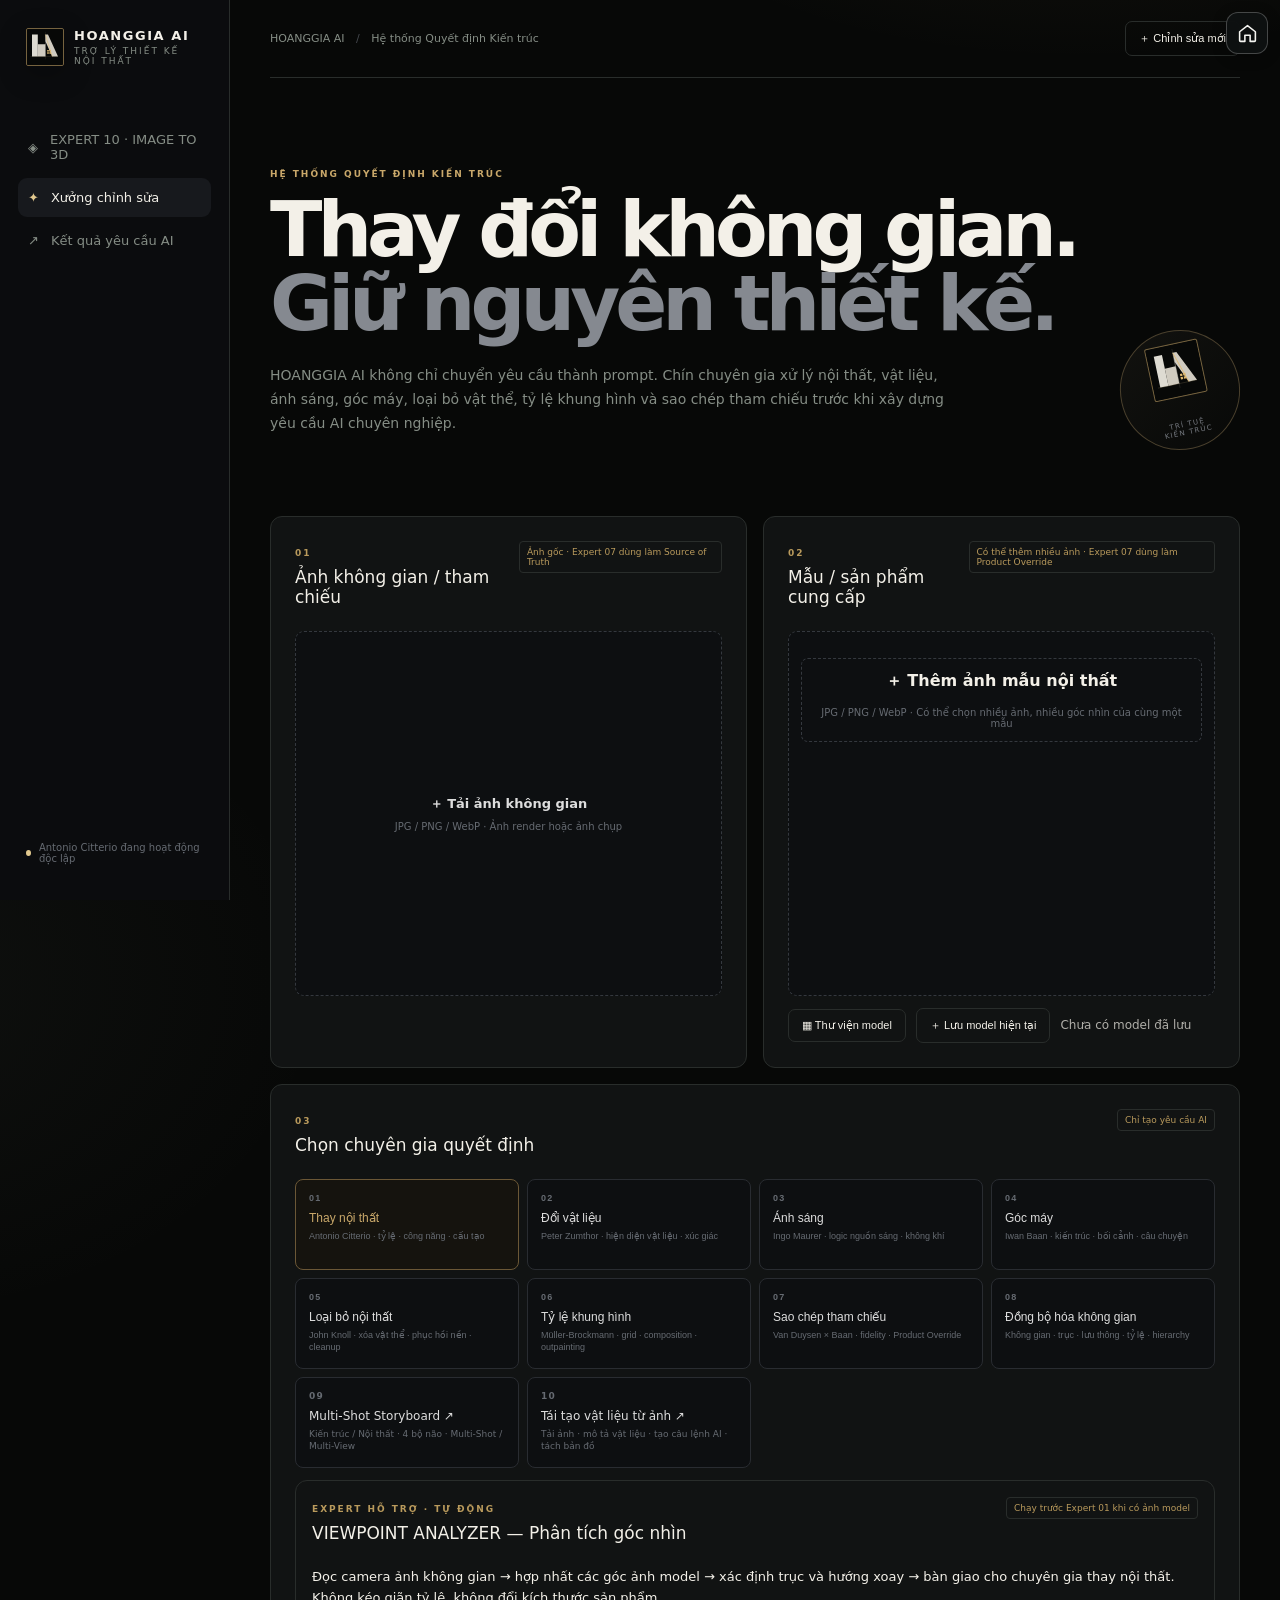
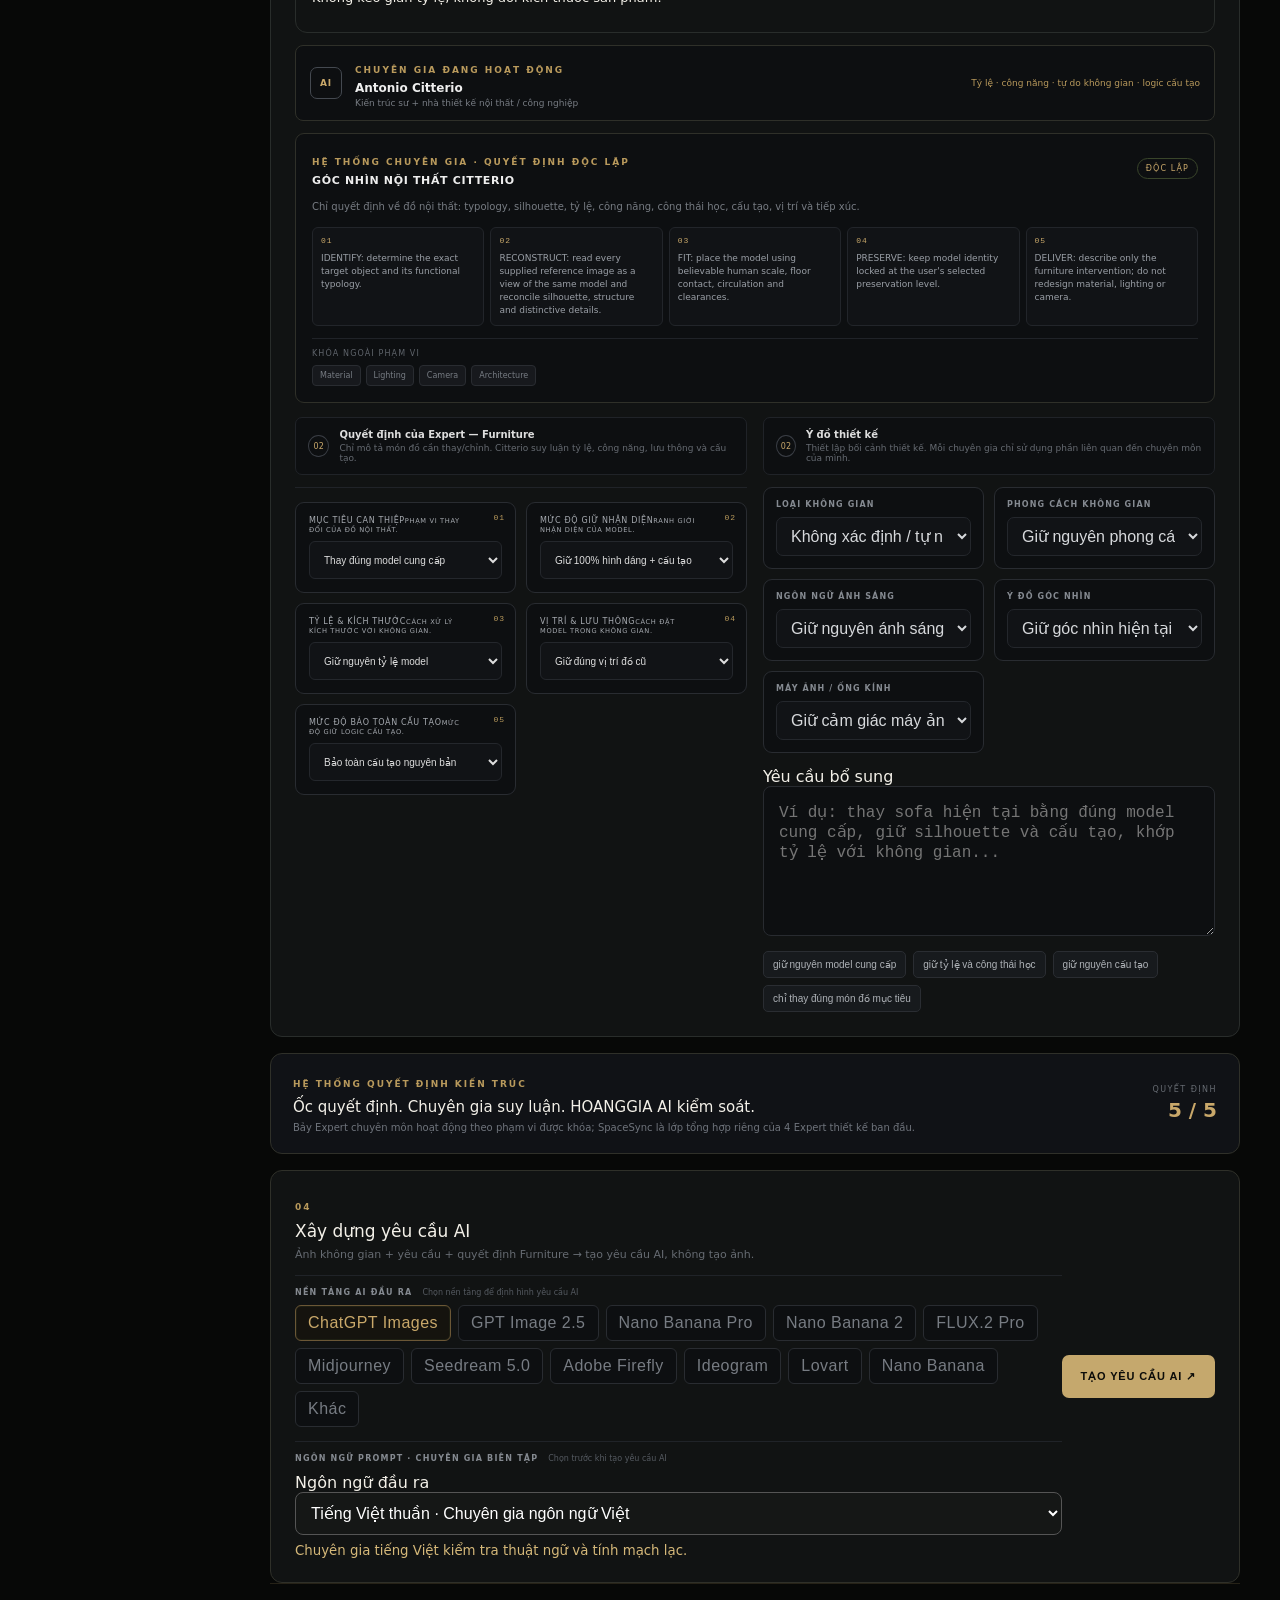
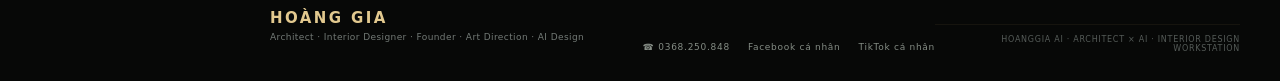
<file: index.html>
<!doctype html>
<html lang="vi">
<head>
<meta charset="UTF-8"><meta name="viewport" content="width=device-width,initial-scale=1,viewport-fit=cover">
<meta name="theme-color" content="#070807">
<meta name="description" content="HOANGGIA AI — Hệ thống quyết định kiến trúc với chín chuyên gia cho nội thất, vật liệu, ánh sáng, góc máy, loại bỏ vật thể, tỷ lệ khung hình và sao chép tham chiếu.">
<title>HOANGGIA AI — Hệ thống quyết định kiến trúc</title>
<link rel="stylesheet" href="./styles.css"><link rel="manifest" href="./manifest.webmanifest"><link rel="icon" href="./assets/brand-mark.svg" type="image/svg+xml"><link rel="apple-touch-icon" sizes="180x180" href="./assets/apple-touch-icon.png?v=13">

<style id="hg-home-navigation-style">.hg-home-navigation{position:fixed;top:calc(12px + env(safe-area-inset-top,0px));right:12px;z-index:2147483000;width:42px;height:42px;display:flex;align-items:center;justify-content:center;border:1px solid rgba(255,255,255,.23);border-radius:12px;background:rgba(14,17,17,.94);color:#f5f5f1;box-shadow:0 3px 14px rgba(0,0,0,.28);backdrop-filter:blur(12px);text-decoration:none;transition:background .15s ease,transform .15s ease}.hg-home-navigation:hover,.hg-home-navigation:focus-visible{background:#303a34;transform:translateY(-1px);outline:2px solid rgba(230,230,220,.35);outline-offset:2px}.hg-home-navigation svg{width:21px;height:21px;stroke:currentColor;stroke-width:1.8;fill:none;stroke-linecap:round;stroke-linejoin:round}@media(max-width:640px){.hg-home-navigation{width:38px;height:38px;top:calc(8px + env(safe-area-inset-top,0px));right:8px}}</style>
</head>
<body>
<a class="hg-home-navigation" href="https://hoanggiaktsda-beep.github.io/hoanggia-studio/#home" aria-label="Trở về trang chủ HOANGGIA AI" title="Trang chủ HOANGGIA AI"><svg viewBox="0 0 24 24" aria-hidden="true"><path d="m3 10 9-7 9 7v10a1 1 0 0 1-1 1h-5v-7H9v7H4a1 1 0 0 1-1-1z"/></svg></a>

<div class="app-shell">
<aside class="sidebar">
  <div class="brand"><img class="brand-logo" src="./assets/brand-mark.svg" alt="HOANGGIA AI"><div><strong>HOANGGIA AI</strong><span>TRỢ LÝ THIẾT KẾ NỘI THẤT</span></div></div>
  <nav><a class="nav-item" href="./expert10.html"><span>◈</span> EXPERT 10 · IMAGE TO 3D</a><a class="nav-item active" href="#workspace"><span>✦</span> Xưởng chỉnh sửa</a><a class="nav-item" href="#result"><span>↗</span> Kết quả yêu cầu AI</a></nav>
  <div class="sidebar-bottom"><div class="status-dot"></div><span id="brainStatus">Hệ thống sẵn sàng</span></div>
</aside>
<main class="main">
<header class="topbar"><div class="crumb">HOANGGIA AI <span>/</span> Hệ thống Quyết định Kiến trúc</div><button class="ghost-btn" id="newProject">＋ Chỉnh sửa mới</button></header>
<section class="hero" id="workspace"><div><p class="eyebrow">HỆ THỐNG QUYẾT ĐỊNH KIẾN TRÚC</p><h1>Thay đổi không gian.<br><em>Giữ nguyên thiết kế.</em></h1><p class="hero-copy">HOANGGIA AI không chỉ chuyển yêu cầu thành prompt. Chín chuyên gia xử lý nội thất, vật liệu, ánh sáng, góc máy, loại bỏ vật thể, tỷ lệ khung hình và sao chép tham chiếu trước khi xây dựng yêu cầu AI chuyên nghiệp.</p></div><div class="hero-badge"><img src="./assets/brand-mark.svg" alt="HOANGGIA AI"><small>TRÍ TUỆ<br>KIẾN TRÚC</small></div></section>
<section class="editor-grid">
<div class="panel upload-panel">
<div class="panel-head"><div><span class="kicker">01</span><h2>Ảnh không gian / tham chiếu</h2></div><span class="panel-note">Ảnh gốc · Expert 07 dùng làm Source of Truth</span></div>
<label class="upload-box" for="sceneInput"><img id="scenePreview" alt="Ảnh không gian"><div id="scenePlaceholder"><strong>＋ Tải ảnh không gian</strong><span>JPG / PNG / WebP · Ảnh render hoặc ảnh chụp</span></div></label><input id="sceneInput" type="file" accept="image/png,image/jpeg,image/webp" hidden>
</div>
<div class="panel upload-panel">
<div class="panel-head"><div><span class="kicker">02</span><h2>Mẫu / sản phẩm cung cấp</h2></div><span class="panel-note">Có thể thêm nhiều ảnh · Expert 07 dùng làm Product Override</span></div>
<div class="upload-box" id="referenceUploadBox"><div id="referenceGallery" class="reference-gallery"></div><div id="referencePlaceholder"><button type="button" class="upload-trigger" id="referenceTrigger">＋ Thêm ảnh mẫu nội thất</button><span>JPG / PNG / WebP · Có thể chọn nhiều ảnh, nhiều góc nhìn của cùng một mẫu</span></div></div>
<input id="referenceInput" type="file" accept="image/png,image/jpeg,image/webp" multiple hidden>
<div class="model-library-bar">
<button type="button" class="ghost-btn" id="openModelLibrary">▦ Thư viện model</button>
<button type="button" class="ghost-btn" id="saveModelLibrary">＋ Lưu model hiện tại</button>
<span id="modelLibraryStatus">Chưa có model đã lưu</span>
</div>
<div id="modelLibraryPanel" class="model-library-panel hidden">
<div class="model-library-head"><strong>THƯ VIỆN MODEL</strong><button type="button" class="reference-remove" id="closeModelLibrary">×</button></div>
<div class="model-library-tools"><input id="modelLibrarySearch" type="search" placeholder="Tìm theo tên, mã model, loại sản phẩm..."></div>
<div id="modelLibraryGrid" class="model-library-grid"></div>
<small>Thư viện trên thiết bị này lưu hồ sơ model, kích thước và góc nhìn KTS. Ảnh gốc có thể cần chọn lại nếu trình duyệt không còn quyền truy cập.</small>
</div>
</div>
</section>
<section class="panel material-reference-panel hidden" id="materialReferencePanel">
<div class="panel-head"><div><span class="kicker">02M</span><h2>Vật liệu tham chiếu</h2></div><span class="panel-note">Chỉ hiện khi chọn Đổi vật liệu · ảnh vật liệu là nguồn ưu tiên nếu có</span></div>
<div class="material-domain-switch" role="group" aria-label="Phân loại vật liệu"><button type="button" class="material-domain active" data-material-domain="Architecture">01 · KIẾN TRÚC</button><button type="button" class="material-domain" data-material-domain="Interior">02 · NỘI THẤT</button></div>
<div class="material-reference-grid">
  <div class="material-source-card">
    <label class="upload-box material-upload-box" for="materialInput"><img id="materialPreview" alt="Ảnh vật liệu tham chiếu"><div id="materialPlaceholder"><strong>＋ Đưa vật liệu vào</strong><span>JPG / PNG / WebP · Tùy chọn</span></div></label>
    <input id="materialInput" type="file" accept="image/png,image/jpeg,image/webp" hidden>
    <button type="button" id="materialRemove" class="character-reference-remove hidden">Xóa vật liệu</button>
  </div>
  <div class="material-map-card">
    <div class="intent-field"><label for="materialTarget">VÙNG ÁP DỤNG</label><select id="materialTarget"></select></div>
    <div class="intent-field"><label for="materialComponent">BỘ PHẬN / CHI TIẾT</label><input id="materialComponent" type="text" placeholder="Ví dụ: mặt cánh tủ, mặt bàn, mảng tường sau TV..."></div>
    <div class="intent-field"><label for="materialMapping">CÁCH ÁNH XẠ VẬT LIỆU</label><select id="materialMapping"><option>Giữ đúng màu + texture + tỷ lệ thực tế</option><option>Ưu tiên hướng vân / vein</option><option>Bookmatch / ghép vân đối xứng</option><option>Continuous grain / nối vân liên tục</option><option>Random natural variation / biến thiên tự nhiên</option></select></div>
    <div class="intent-field"><label for="materialFinish">HOÀN THIỆN BỀ MẶT</label><select id="materialFinish"><option>Đọc theo ảnh vật liệu</option><option>Matte / mờ</option><option>Satin / bán mờ</option><option>Honed / mài mờ</option><option>Polished / bóng</option><option>Brushed / xước</option><option>Textured / có chiều sâu</option></select></div>
  </div>
</div>
<div class="sync-rule"><strong>MATERIAL MAPPING ENGINE</strong><span>Ảnh gốc = hình học và bối cảnh được khóa. Ảnh vật liệu = nguồn màu, texture, vân, scale và finish. Chỉ ánh xạ vào đúng vùng được chọn; không dán texture phẳng và không thay thiết kế.</span></div>
</section>
<section class="panel hidden lighting-expert-01-02" id="lightingExpertPanel">
<div class="panel-head"><div><span class="kicker">03 · EXPERT ĐỘC LẬP</span><h2>Ánh sáng · Ingo Maurer</h2></div><span class="panel-note">Giữ nguyên bộ não EXPERT 03</span></div>
<div class="lighting-pair-grid">
  <div class="lighting-pair-card">
    <div class="panel-head"><div><span class="kicker">01</span><h2>Ảnh ánh sáng tham chiếu</h2></div><span class="panel-note">Nguồn ánh sáng</span></div>
    <label class="upload-box lighting-main-upload" for="lightingReferenceInput"><img id="lightingReferencePreview" alt="Ảnh ánh sáng tham chiếu"><div id="lightingReferencePlaceholder"><strong>＋ Đưa ảnh ánh sáng vào</strong><span>JPG / PNG / WebP · Ảnh tham chiếu ánh sáng</span></div></label>
    <input id="lightingReferenceInput" type="file" accept="image/png,image/jpeg,image/webp" hidden>
    <button type="button" id="lightingReferenceRemove" class="character-reference-remove hidden">Xóa ảnh ánh sáng</button>
  </div>
  <div class="lighting-pair-card">
    <div class="panel-head"><div><span class="kicker">02</span><h2>Ảnh nhận tham chiếu</h2></div><span class="panel-note" id="lightingTargetCount">0 ảnh · 0 Prompt riêng</span></div>
    <div class="lighting-target-evidence" id="lightingTargetGallery"></div>
    <div class="upload-box lighting-target-add" id="lightingTargetUploadBox"><div id="lightingTargetPlaceholder"><button type="button" class="upload-trigger" id="lightingTargetTrigger">＋ Thêm ảnh nhận tham chiếu</button></div></div><div class="lighting-target-help">JPG / PNG / WebP · Có thể chọn nhiều ảnh không gian khác nhau · mỗi ảnh nhận tạo một Prompt ánh sáng riêng</div>
    <input id="lightingTargetInput" type="file" multiple accept="image/png,image/jpeg,image/webp" hidden>
  </div>
</div>
<div class="sync-rule"><strong>QUY TẮC 03</strong><span>Ảnh nhận là Source of Truth của không gian · ảnh tham chiếu chỉ cung cấp ánh sáng.</span></div>
</section>
<section class="panel hidden lighting-expert-01-02" id="cameraExpertPanel">
<div class="panel-head"><div><span class="kicker">04 · EXPERT ĐỘC LẬP</span><h2>Góc máy · Iwan Baan</h2></div><span class="panel-note">Chỉ xử lý camera</span></div>
<div class="lighting-pair-grid">
<div class="lighting-pair-card"><div class="panel-head"><div><span class="kicker">01</span><h2>Ảnh góc máy tham chiếu</h2></div><span class="panel-note">Nguồn camera</span></div>
<label class="upload-box lighting-main-upload" for="cameraReferenceInput"><img id="cameraReferencePreview" alt="Ảnh góc máy tham chiếu"><div id="cameraReferencePlaceholder"><strong>＋ Đưa ảnh góc máy vào</strong><span>JPG / PNG / WebP · Nguồn tham chiếu camera</span></div></label><input id="cameraReferenceInput" type="file" accept="image/png,image/jpeg,image/webp" hidden><button type="button" id="cameraReferenceRemove" class="character-reference-remove hidden">Xóa ảnh góc máy</button></div>
<div class="lighting-pair-card"><div class="panel-head"><div><span class="kicker">02</span><h2>Ảnh nhận tham chiếu</h2></div><span class="panel-note" id="cameraTargetCount">0 ảnh · 0 Prompt riêng</span></div>
<div class="lighting-target-evidence" id="cameraTargetGallery"></div><div class="upload-box lighting-target-add" id="cameraTargetUploadBox"><div id="cameraTargetPlaceholder"><button type="button" class="upload-trigger" id="cameraTargetTrigger">＋ Thêm ảnh nhận tham chiếu</button></div></div><div class="lighting-target-help">JPG / PNG / WebP · Có thể chọn nhiều ảnh không gian khác nhau · mỗi ảnh nhận tạo một Prompt góc máy riêng</div><input id="cameraTargetInput" type="file" multiple accept="image/png,image/jpeg,image/webp" hidden></div>
</div><div class="sync-rule"><strong>QUY TẮC 04</strong><span>Ảnh nhận là Source of Truth của không gian · ảnh tham chiếu chỉ cung cấp camera.</span></div>
</section><section class="panel mode-reference-panel hidden" id="modeReferencePanel">
<div class="panel-head"><div><span class="kicker" id="modeReferenceKicker">03R</span><h2 id="modeReferenceTitle">Ảnh tham chiếu</h2></div><span class="panel-note" id="modeReferenceNote">Tùy chọn · chỉ dùng khi KTS tải ảnh</span></div>
<label class="upload-box material-upload-box" for="modeReferenceInput"><img id="modeReferencePreview" alt="Ảnh tham chiếu"><div id="modeReferencePlaceholder"><strong id="modeReferenceAction">＋ Thêm ảnh tham chiếu</strong><span id="modeReferenceHelp">JPG / PNG / WebP · Không bắt buộc</span></div></label>
<input id="modeReferenceInput" type="file" accept="image/png,image/jpeg,image/webp" hidden>
<button type="button" id="modeReferenceRemove" class="character-reference-remove hidden">Xóa ảnh tham chiếu</button>
</section>
<section class="panel reference-controls">
<div class="panel-head"><div><span class="kicker">03</span><h2>Chọn chuyên gia quyết định</h2></div><span class="panel-note">Chỉ tạo yêu cầu AI</span></div>
<div class="mode-grid"><button class="mode-card active" data-mode="Furniture"><strong>01</strong><span>Thay nội thất</span><small>Antonio Citterio · tỷ lệ · công năng · cấu tạo</small></button><button class="mode-card" data-mode="Material"><strong>02</strong><span>Đổi vật liệu</span><small>Peter Zumthor · hiện diện vật liệu · xúc giác</small></button><button class="mode-card" data-mode="Lighting"><strong>03</strong><span>Ánh sáng</span><small>Ingo Maurer · logic nguồn sáng · không khí</small></button><button class="mode-card" data-mode="Camera"><strong>04</strong><span>Góc máy</span><small>Iwan Baan · kiến trúc · bối cảnh · câu chuyện</small></button><button class="mode-card" data-mode="Removal"><strong>05</strong><span>Loại bỏ nội thất</span><small>John Knoll · xóa vật thể · phục hồi nền · cleanup</small></button><button class="mode-card" data-mode="AspectRatio"><strong>06</strong><span>Tỷ lệ khung hình</span><small>Müller-Brockmann · grid · composition · outpainting</small></button><button class="mode-card" data-mode="ReferenceReplica"><strong>07</strong><span>Sao chép tham chiếu</span><small>Van Duysen × Baan · fidelity · Product Override</small></button><button class="mode-card" data-mode="SpaceSync"><strong>08</strong><span>Đồng bộ hóa không gian</span><small>Không gian · trục · lưu thông · tỷ lệ · hierarchy</small></button><a class="mode-card" href="./expert09.html" style="text-decoration:none;color:inherit"><strong>09</strong><span>Multi-Shot Storyboard ↗</span><small>Kiến trúc / Nội thất · 4 bộ não · Multi-Shot / Multi-View</small></a><a class="mode-card" href="./material-map.html#prompt-mode" style="text-decoration:none;color:inherit"><strong>10</strong><span>Tái tạo vật liệu từ ảnh ↗</span><small>Tải ảnh · mô tả vật liệu · tạo câu lệnh AI · tách bản đồ</small></a></div>
<div class="panel" id="viewpointExpertInfo" style="margin:12px 0;padding:16px"><div class="panel-head"><div><span class="kicker">EXPERT HỖ TRỢ · TỰ ĐỘNG</span><h2>VIEWPOINT ANALYZER — Phân tích góc nhìn</h2></div><span class="panel-note">Chạy trước Expert 01 khi có ảnh model</span></div><p style="margin:8px 0;font-size:13px;line-height:1.6">Đọc camera ảnh không gian → hợp nhất các góc ảnh model → xác định trục và hướng xoay → bàn giao cho chuyên gia thay nội thất. Không kéo giãn tỷ lệ, không đổi kích thước sản phẩm.</p></div>
<div class="expert-lens"><div class="expert-icon">AI</div><div class="expert-copy"><span class="kicker">CHUYÊN GIA ĐANG HOẠT ĐỘNG</span><strong id="expertName">Antonio Citterio</strong><small id="expertRole">Kiến trúc sư + nhà thiết kế nội thất / công nghiệp</small></div><div class="expert-source" id="expertSource">Tỷ lệ · công năng · tự do không gian · logic cấu tạo</div></div>
<div class="expert-system">
  <div class="expert-system-head"><div><span class="kicker">HỆ THỐNG CHUYÊN GIA · QUYẾT ĐỊNH ĐỘC LẬP</span><strong id="expertLabel">Ý ĐỒ GÓC NHÌN NỘI THẤT CITTERIO</strong></div><span class="independence-badge">ĐỘC LẬP</span></div>
  <div class="expert-scope" id="expertScope">Chỉ quyết định trong phạm vi chuyên môn được chọn.</div>
  <div class="expert-protocol" id="expertProtocol"></div>
  <div class="expert-locks"><span>KHÓA NGOÀI PHẠM VI</span><div id="expertLocks"></div></div>
</div>
<div class="editor-grid"><div>
<div class="decision-intro"><span class="decision-step">01</span><div><strong id="decisionTitle">Quyết định của chuyên gia</strong><small id="decisionHint">Ốc chọn các điểm cốt lõi. Expert suy luận phần còn lại trong đúng phạm vi chuyên môn.</small></div></div>

<div id="modeControls" class="mode-controls"></div><div id="decisionControls" class="decision-controls"></div>
</div><div><div class="decision-intro"><span class="decision-step">02</span><div><strong>Ý đồ thiết kế</strong><small>Thiết lập bối cảnh thiết kế. Mỗi chuyên gia chỉ sử dụng phần liên quan đến chuyên môn của mình.</small></div></div><div class="design-intent-grid">
<div class="intent-field"><label for="intentSpaceType">LOẠI KHÔNG GIAN</label><select id="intentSpaceType">
<option>Không xác định / tự nhận diện</option><option>Cyclorama (Cyc Wall) – Studio phông nền cong liền sàn</option>
<optgroup label="KHÔNG GIAN NHÀ Ở"><option>Phòng khách</option><option>Phòng bếp</option><option>Phòng ăn</option><option>Phòng ngủ</option><option>Phòng ngủ master</option><option>Phòng làm việc</option><option>Phòng thay đồ</option><option>Phòng tắm</option><option>Phòng giải trí</option><option>Phòng đọc sách</option></optgroup>
<optgroup label="KHÔNG GIAN THƯƠNG MẠI / DỊCH VỤ"><option>Sảnh / tiền sảnh</option><option>Phòng họp</option><option>Văn phòng</option><option>Showroom</option><option>Cửa hàng</option><option>Nhà hàng</option><option>Quán café</option><option>Khách sạn</option><option>Lobby khách sạn</option><option>Không gian spa</option></optgroup>
<optgroup label="KHÔNG GIAN NGOÀI TRỜI"><option>Sân vườn</option><option>Sân thượng</option><option>Ban công</option><option>Logia</option><option>Hiên / terrace</option></optgroup>
<option>Không gian khác / tự nhập</option>
</select></div>

<div class="intent-field"><label for="intentStyle">PHONG CÁCH KHÔNG GIAN</label><select id="intentStyle">
<option>Giữ nguyên phong cách hiện tại</option>
<optgroup label="ĐƯƠNG ĐẠI / HIỆN ĐẠI"><option>Modern Luxury</option><option>Minimal Luxury</option><option>Contemporary</option><option>Modernist</option><option>Minimalist</option><option>Luxury Minimalism</option><option>Luxury Mix Minimalist</option><option>Modern Classic</option><option>Neo-classic Contemporary</option><option>Transitional</option><option>Industrial</option><option>Soft Industrial</option><option>Brutalist</option><option>Neo Brutalism</option><option>Biophilic</option><option>Organic Modern</option><option>Organic Contemporary</option></optgroup>
<optgroup label="CHÂU Á"><option>Japandi</option><option>Japanese Minimalism</option><option>Wabi-Sabi</option><option>Zen</option><option>Muji</option><option>Scandinavian</option><option>Modern Korean</option><option>Contemporary Asian</option><option>Tropical Asian</option></optgroup>
<optgroup label="CỔ ĐIỂN / LUXURY"><option>Classic European</option><option>Neoclassical</option><option>French Classic</option><option>Parisian</option><option>Italian Contemporary</option><option>Italian Luxury</option><option>Art Deco</option><option>Art Nouveau</option><option>Mid-Century Modern</option><option>Hollywood Regency</option><option>Eclectic Luxury</option><option>Maximalism</option></optgroup>
<optgroup label="ĐỊA PHƯƠNG / TỰ NHIÊN"><option>Mediterranean</option><option>Coastal</option><option>Tropical</option><option>California Modern</option><option>Moroccan</option><option>Colonial Contemporary</option><option>Rustic Modern</option><option>Farmhouse Modern</option><option>Craftsman</option><option>Mountain Modern</option></optgroup>
<optgroup label="NGHỆ THUẬT / CONCEPT"><option>Gallery Minimal</option><option>Artistic Contemporary</option><option>Conceptual Interior</option><option>Experimental</option><option>Editorial Luxury</option><option>Fashion Interior</option><option>Retro Contemporary</option><option>Vintage Modern</option><option>Futuristic</option><option>Tech Luxury</option></optgroup>
<option>Khác / tự nhập</option></select></div>

<div class="intent-field"><label for="intentLighting">NGÔN NGỮ ÁNH SÁNG</label><select id="intentLighting">
<option>Giữ nguyên ánh sáng hiện tại</option>
<optgroup label="TỰ NHIÊN"><option>Daylight / ánh sáng ban ngày</option><option>Morning light / nắng sớm</option><option>Midday hard light / nắng trưa</option><option>Late afternoon / nắng chiều</option><option>Golden hour / hoàng hôn vàng</option><option>Blue hour / giờ xanh</option><option>Overcast / trời âm u</option><option>Window light / ánh sáng cửa sổ</option><option>Skylight / ánh sáng mái</option><option>Diffused daylight / ánh sáng tán xạ</option><option>Sunbeam / tia nắng xuyên không gian</option></optgroup>
<optgroup label="NHÂN TẠO KIẾN TRÚC"><option>Ambient / general lighting</option><option>Downlight</option><option>Spotlight</option><option>Track light</option><option>Linear light</option><option>Cove / indirect light</option><option>Wall washer</option><option>Up-light</option><option>Under-cabinet / concealed light</option><option>Decorative pendant</option><option>Table / floor lamp</option><option>Architectural accent lighting</option></optgroup>
<optgroup label="ĐIỆN ẢNH / NHIẾP ẢNH"><option>Cinematic three-point</option><option>Key + fill + rim</option><option>Low-key cinematic</option><option>High-key cinematic</option><option>Rembrandt</option><option>Butterfly / Paramount</option><option>Side light</option><option>Backlight / rim light</option><option>Practical lighting</option><option>Volumetric / atmospheric</option><option>Film noir</option></optgroup>
<optgroup label="NGHỆ THUẬT / KHÔNG KHÍ"><option>Warm atmospheric</option><option>Cool atmospheric</option><option>Warm / cool contrast</option><option>Chiaroscuro</option><option>Gallery lighting</option><option>Art installation lighting</option><option>High contrast artistic</option><option>Soft editorial</option><option>Dreamy diffused</option><option>Dramatic directional</option><option>Night interior mood</option></optgroup>
<optgroup label="HỖN HỢP"><option>Natural + architectural</option><option>Natural + decorative</option><option>Daylight + warm artificial</option><option>Daylight + cool artificial</option><option>Sunset + practical lights</option><option>Mixed color temperature</option></optgroup>
<option>Khác / tự nhập</option></select></div>

<div class="intent-field"><label for="intentView">Ý ĐỒ GÓC NHÌN</label><select id="intentView">
<option>Giữ góc nhìn hiện tại</option>
<optgroup label="NỘI THẤT / KIẾN TRÚC"><option>Eye-level / tầm mắt</option><option>Human eye 3/4</option><option>Three-quarter interior</option><option>Corner view / góc phòng</option><option>Axial / trục chính</option><option>Straight-on / chính diện</option><option>Symmetrical frontal / đối xứng</option><option>Diagonal / chéo không gian</option><option>Wide architectural</option><option>Ultra-wide spatial</option><option>Low angle / góc thấp</option><option>High angle / góc cao</option><option>Bird's-eye / nhìn từ trên</option><option>Detail / material close-up</option><option>Furniture hero / hero đồ nội thất</option><option>Built-in / architectural detail</option><option>Threshold / doorway view</option><option>Through-space / nhìn xuyên lớp</option></optgroup>
<optgroup label="ĐIỆN ẢNH"><option>Establishing shot</option><option>Master shot</option><option>Wide shot</option><option>Medium wide shot</option><option>Medium shot</option><option>Medium close-up</option><option>Close-up</option><option>Extreme close-up</option><option>Over-the-shoulder</option><option>POV</option><option>Low-angle cinematic</option><option>High-angle cinematic</option><option>Dutch angle</option><option>Tracking / moving-camera feel</option><option>Symmetrical cinematic</option><option>Negative-space composition</option></optgroup>
<optgroup label="NGHỆ THUẬT / EDITORIAL"><option>Editorial hero</option><option>Fine-art composition</option><option>Gallery perspective</option><option>Abstract architectural crop</option><option>Minimal composition</option><option>Layered foreground / middle / background</option><option>Reflection view</option><option>Framed view</option><option>Graphic geometry</option><option>Human-context view</option><option>Intimate observational view</option><option>Architectural portrait</option></optgroup>
<option>Góc mới theo yêu cầu</option></select></div>

<div class="intent-field"><label for="intentCamera">MÁY ẢNH / ỐNG KÍNH</label><select id="intentCamera">
<option>Giữ cảm giác máy ảnh hiện tại</option>
<optgroup label="MÁY ẢNH / ỐNG KÍNH KIẾN TRÚC / MIRRORLESS"><option>Canon EOS R1</option><option>Canon EOS R5 Mark II</option><option>Sony Alpha 1 II</option><option>Sony Alpha 7R V</option><option>Sony Alpha 7 IV</option><option>Nikon Z9</option><option>Nikon Z8</option><option>Nikon Z6III</option><option>Fujifilm GFX100 II</option><option>Fujifilm GFX100S II</option><option>Leica SL3</option><option>Panasonic Lumix S1RII</option></optgroup>
<optgroup label="MEDIUM FORMAT / HIGH-END"><option>Hasselblad X2D II 100C</option><option>Hasselblad X2D 100C</option><option>Hasselblad CFV 100C</option><option>Phase One XF IQ4</option><option>Fujifilm GFX100 II</option></optgroup>
<optgroup label="CINEMA DIGITAL"><option>ARRI ALEXA 35 Xtreme</option><option>ARRI ALEXA 35</option><option>ARRI ALEXA 265</option><option>ARRI ALEXA Mini LF</option><option>ARRI ALEXA LF</option><option>ARRI ALEXA 35 Live</option><option>Sony BURANO</option><option>Sony VENICE 2</option><option>Canon EOS C400</option><option>Canon EOS C80</option><option>RED V-RAPTOR XL</option><option>RED V-RAPTOR</option></optgroup>
<optgroup label="FILM / ANALOG"><option>35mm film camera</option><option>Medium-format film camera</option><option>Large-format film camera</option><option>4x5 large format</option><option>8x10 large format</option></optgroup>
<optgroup label="NGÔN NGỮ ỐNG KÍNH"><option>24mm architectural wide</option><option>28mm natural wide</option><option>35mm balanced</option><option>50mm normal perspective</option><option>65mm editorial</option><option>85mm detail / compression</option><option>Tilt-shift architectural lens</option><option>Ultra-wide 14–20mm</option><option>24–70mm zoom workflow</option><option>70–200mm compression</option></optgroup>
<option>Khác / tự nhập</option></select></div>
</div>
<div id="cameraContextPanel" class="camera-context-panel hidden">
  <div class="camera-context-head">
    <div><span class="kicker">BỐI CẢNH GÓC MÁY</span><strong>Thiết lập cảnh để Camera Expert hiểu câu chuyện trước khi chọn khung hình.</strong></div>
    <span>CHỈ GÓC MÁY</span>
  </div>
  <div class="camera-context-grid">
    <div class="context-field"><label for="cameraWeather">THỜI TIẾT</label><select id="cameraWeather"><option>Không xác định / tự nhận diện</option><option>Nắng nhẹ</option><option>Nắng gắt</option><option>Trời nhiều mây</option><option>Mưa</option><option>Sau mưa</option><option>Sương / mist</option><option>Trời trong</option><option>Bão / thời tiết kịch tính</option><option>Khác / tự nhập</option></select></div>
    <div class="context-field"><label for="cameraTime">THỜI GIAN</label><select id="cameraTime"><option>Không xác định / tự nhận diện</option><option>Bình minh</option><option>Buổi sáng</option><option>Giữa trưa</option><option>Buổi chiều</option><option>Golden hour / hoàng hôn</option><option>Blue hour / chạng vạng</option><option>Ban đêm</option><option>Khác / tự nhập</option></select></div>
    <div class="context-field"><label for="cameraCharacters">NHÂN VẬT</label><select id="cameraCharacters"><option>Không có</option><option>1 người</option><option>2 người</option><option>Cặp đôi</option><option>Gia đình</option><option>Nhóm người</option><option>Nhân vật làm việc</option><option>Nhân vật thư giãn</option><option>Nhân vật đang sinh hoạt</option><option>Khác / tự nhập</option></select></div>
    <div class="context-field"><label for="cameraActivity">HOẠT ĐỘNG</label><select id="cameraActivity"><option>Không xác định / tự nhiên</option><option>Ngồi nghỉ</option><option>Đọc sách</option><option>Làm việc</option><option>Ăn uống</option><option>Trò chuyện</option><option>Đi lại</option><option>Tiếp khách</option><option>Thư giãn</option><option>Sinh hoạt gia đình</option><option>Không gian đang sử dụng</option><option>Khác / tự nhập</option></select></div>
    <div class="context-field"><label for="cameraAtmosphere">ATMOSPHERE</label><select id="cameraAtmosphere"><option>Tự nhiên / cân bằng</option><option>Yên tĩnh</option><option>Ấm áp</option><option>Thư giãn</option><option>Sang trọng</option><option>Nghệ thuật</option><option>Cinematic</option><option>Thân mật</option><option>Sống động</option><option>U tĩnh / contemplative</option><option>Drama / kịch tính</option><option>Editorial</option><option>Khác / tự nhập</option></select></div>
    <div class="context-field"><label for="cameraLifeLevel">MỨC ĐỘ SỐNG</label><select id="cameraLifeLevel"><option>Tĩnh / không người</option><option>Có dấu hiệu sử dụng</option><option>Đang sinh hoạt</option><option>Candid / tự nhiên</option><option>Được sắp đặt có chủ đích</option><option>Khoảnh khắc đời sống</option></select></div>
    <div class="context-field"><label for="cameraExterior">BỐI CẢNH NGOÀI KHUNG</label><select id="cameraExterior"><option>Không xác định / tự nhận diện</option><option>Thành phố</option><option>Cây xanh / sân vườn</option><option>Đường phố</option><option>Thiên nhiên</option><option>Mặt nước</option><option>Núi / cảnh quan</option><option>Khu dân cư</option><option>Không gian đô thị cao cấp</option><option>Khác / tự nhập</option></select></div>
    <div class="context-field"><label for="cameraStory">CÂU CHUYỆN KHUNG HÌNH</label><select id="cameraStory"><option>Kiến trúc là chủ thể</option><option>Con người trong không gian</option><option>Khoảnh khắc đời sống</option><option>Kiến trúc + con người</option><option>Không gian + cảnh quan</option><option>Khoảnh khắc điện ảnh</option><option>Quan sát tự nhiên / documentary</option><option>Hero editorial</option><option>Khác / tự nhập</option></select></div>
  </div>
  <div class="context-field context-full character-reference-section">
    <label>ẢNH THAM CHIẾU NHÂN VẬT · TÙY CHỌN</label>
    <small>Chọn ảnh có sẵn riêng cho Face, Body và Trang phục. Mỗi ảnh chỉ quyết định đúng phần tương ứng; không dùng để thay đổi kiến trúc hay góc máy ngoài yêu cầu.</small>
    <div class="character-reference-grid">
      <div class="character-reference-card"><strong>01 · FACE</strong><span>Gương mặt, tóc, đặc điểm nhận diện</span><label for="cameraFaceInput" class="character-reference-upload">＋ Chọn ảnh Face</label><input id="cameraFaceInput" type="file" accept="image/png,image/jpeg,image/webp" hidden><img id="cameraFacePreview" alt="Tham chiếu Face" class="hidden"><button type="button" id="cameraFaceRemove" class="character-reference-remove hidden">Xóa ảnh</button></div>
      <div class="character-reference-card"><strong>02 · BODY → TEXT</strong><span>Ảnh chỉ dùng để đối chiếu tại đây. Prompt chỉ nhận mô tả trung tính đã duyệt, không chuyển ảnh Body.</span><label for="cameraBodyInput" class="character-reference-upload">＋ Chọn ảnh Body</label><input id="cameraBodyInput" type="file" accept="image/png,image/jpeg,image/webp" hidden><img id="cameraBodyPreview" alt="Tham chiếu Body" class="hidden"><button type="button" id="cameraBodyRemove" class="character-reference-remove hidden">Xóa ảnh</button>
        <label for="cameraBodyPreset">Gợi ý mô tả trung tính</label>
        <select id="cameraBodyPreset"><option value="balanced">Tỷ lệ tự nhiên, cân đối</option><option value="slender">Dáng thanh thoát, tự nhiên</option><option value="athletic">Dáng khỏe khoắn, tự nhiên</option><option value="relaxed">Tư thế thư giãn, đời thường</option><option value="formal">Tư thế đứng chỉn chu</option></select>
        <label for="cameraBodyText">BODY DESCRIPTION · CÓ THỂ CHỈNH SỬA</label>
        <textarea id="cameraBodyText" rows="4" placeholder="Mô tả hình thể người trưởng thành bằng ngôn ngữ trung tính."></textarea>
        <small>Gợi ý được tạo theo mẫu, chưa phải AI phân tích ảnh. Hãy đối chiếu ảnh và chỉnh text trước khi tạo prompt. Không đưa số đo nhạy cảm hoặc mô tả gợi dục.</small></div>
      <div class="character-reference-card"><strong>03 · TRANG PHỤC</strong><span>Kiểu dáng, chất liệu, màu sắc, phụ kiện</span><label for="cameraOutfitInput" class="character-reference-upload">＋ Chọn ảnh Trang phục</label><input id="cameraOutfitInput" type="file" accept="image/png,image/jpeg,image/webp" hidden><img id="cameraOutfitPreview" alt="Tham chiếu Trang phục" class="hidden"><button type="button" id="cameraOutfitRemove" class="character-reference-remove hidden">Xóa ảnh</button></div>
    </div>
  </div>
  <div class="context-field context-full"><label for="cameraCharacterDescription">MÔ TẢ NHÂN VẬT</label><textarea id="cameraCharacterDescription" rows="3" placeholder="Ví dụ: Một cặp vợ chồng khoảng 35 tuổi, trang phục tối giản, ngồi đối diện trên sofa và trò chuyện tự nhiên; tư thế thoải mái, không nhìn vào máy ảnh."></textarea><small>Mô tả ngoại hình, độ tuổi, trang phục, tư thế, vị trí, hướng nhìn và tương tác nếu cần. Chỉ được sử dụng bởi Góc máy.</small></div>
  <div class="context-field context-full"><label for="cameraSceneDescription">MÔ TẢ CẢNH / KHOẢNH KHẮC</label><textarea id="cameraSceneDescription" rows="3" placeholder="Ví dụ: Phòng khách lúc hoàng hôn, ánh sáng cuối ngày đi qua cửa kính, không gian yên tĩnh nhưng đang được sử dụng tự nhiên."></textarea><small>Mô tả khoảnh khắc, môi trường, hành vi hoặc chi tiết bối cảnh mà Ốc muốn Camera Expert kể lại bằng khung hình.</small></div>
</div>
<label>Yêu cầu bổ sung</label><textarea id="brief" placeholder="Mô tả điều Ốc muốn thay đổi. Expert sẽ chỉ sử dụng phần liên quan đến phạm vi của mình..."></textarea><div class="chips"><button data-fill="giữ nguyên thiết kế">Giữ thiết kế</button><button data-fill="giữ tỷ lệ không gian">Giữ tỷ lệ</button><button data-fill="giữ nguyên model cung cấp">Giữ mẫu</button><button data-fill="không thay đổi ngoài phạm vi">Khóa ngoài phạm vi</button></div></div></div>
</section>
<section class="panel space-sync-panel hidden" id="spaceSyncPanel">
  <div class="panel-head">
    <div><span class="kicker">02</span><h2>Đồng bộ hóa không gian</h2></div>
    <span class="panel-note">1 ảnh tham chiếu · nhiều ảnh cần đồng bộ</span>
  </div>
  <div class="space-sync-grid">
    <div class="sync-reference-card">
      <div class="sync-card-head"><strong>Ảnh tham chiếu</strong><span>01 · Cố định</span></div>
      <label class="sync-upload-box" for="syncReferenceInput">
        <img id="syncReferencePreview" alt="Ảnh tham chiếu">
        <div id="syncReferencePlaceholder"><strong>＋ Tải 1 ảnh tham chiếu</strong><span>Ảnh chuẩn để hệ thống đọc ngôn ngữ không gian</span></div>
      </label>
      <input id="syncReferenceInput" type="file" accept="image/png,image/jpeg,image/webp" hidden>
      <p class="sync-help">Ảnh này được giữ cố định và dùng làm chuẩn chung cho tất cả ảnh cần đồng bộ.</p>
    </div>
    <div class="sync-target-card">
      <div class="sync-card-head"><strong>Ảnh cần đồng bộ</strong><span id="syncTargetCount">0 ảnh</span></div>
      <div class="sync-upload-box sync-target-upload" id="syncTargetUploadBox">
        <div id="syncTargetGallery" class="sync-target-gallery"></div>
        <button type="button" class="upload-trigger" id="syncTargetTrigger">＋ Thêm ảnh cần đồng bộ</button>
        <span>Thêm nhiều ảnh khác nhau · mỗi ảnh sẽ nhận một câu prompt riêng</span>
      </div>
      <input id="syncTargetInput" type="file" accept="image/png,image/jpeg,image/webp" multiple hidden>
      <p class="sync-help">Mỗi ảnh được xử lý như một nhiệm vụ riêng để tránh lặp lại cùng một prompt cho nhiều ảnh.</p>
    </div>
  </div>
  <div class="sync-rule"><strong>NGUYÊN TẮC</strong><span>Ảnh tham chiếu = chuẩn cố định. Ảnh cần đồng bộ = từng nhiệm vụ riêng. HOANGGIA AI tự tạo prompt riêng cho từng ảnh.</span></div>
</section>
<section class="decision-bar"><div><span class="kicker">HỆ THỐNG QUYẾT ĐỊNH KIẾN TRÚC</span><h2>Ốc quyết định. Chuyên gia suy luận. HOANGGIA AI kiểm soát.</h2><p>Bảy Expert chuyên môn hoạt động theo phạm vi được khóa; SpaceSync là lớp tổng hợp riêng của 4 Expert thiết kế ban đầu.</p></div><div class="decision-status"><span>QUYẾT ĐỊNH</span><strong id="decisionCount">0 / 5</strong></div></section>
<section class="action-panel"><div class="action-main"><span class="kicker">04</span><h2>Xây dựng yêu cầu AI</h2><p id="resultText">Ảnh không gian + mẫu cung cấp + quyết định → tạo yêu cầu AI, không tạo ảnh.</p><div class="ai-target"><div class="ai-target-head"><span>NỀN TẢNG AI ĐẦU RA</span><small>Chọn nền tảng để định hình yêu cầu AI</small></div><div class="ai-target-options"><button type="button" class="ai-target-option active" data-ai-target="ChatGPT Images">ChatGPT Images</button><button type="button" class="ai-target-option" data-ai-target="GPT Image 2.5">GPT Image 2.5</button><button type="button" class="ai-target-option" data-ai-target="Nano Banana Pro">Nano Banana Pro</button><button type="button" class="ai-target-option" data-ai-target="Nano Banana 2">Nano Banana 2</button><button type="button" class="ai-target-option" data-ai-target="FLUX.2 Pro">FLUX.2 Pro</button><button type="button" class="ai-target-option" data-ai-target="Midjourney">Midjourney</button><button type="button" class="ai-target-option" data-ai-target="Seedream 5.0">Seedream 5.0</button><button type="button" class="ai-target-option" data-ai-target="Adobe Firefly">Adobe Firefly</button><button type="button" class="ai-target-option" data-ai-target="Ideogram">Ideogram</button><button type="button" class="ai-target-option" data-ai-target="Lovart">Lovart</button><button type="button" class="ai-target-option" data-ai-target="Nano Banana">Nano Banana</button><button type="button" class="ai-target-option" data-ai-target="Khác">Khác</button></div><div class="ai-target" style="margin-top:14px"><div class="ai-target-head"><span>NGÔN NGỮ PROMPT · CHUYÊN GIA BIÊN TẬP</span><small>Chọn trước khi tạo yêu cầu AI</small></div><label for="promptLanguage" style="display:block;margin-top:10px">Ngôn ngữ đầu ra</label><select id="promptLanguage" aria-label="Ngôn ngữ prompt" style="width:100%;padding:11px;border:1px solid #555;border-radius:8px;background:#151716;color:#fff"><option value="vi">Tiếng Việt thuần · Chuyên gia ngôn ngữ Việt</option><option value="en">English only · English Language Expert</option></select><small id="promptLanguageStatus" role="status" style="display:block;margin-top:8px;color:#d5b879">Chuyên gia tiếng Việt kiểm tra thuật ngữ và tính mạch lạc.</small></div></div></div><button class="primary-btn" id="generate">TẠO YÊU CẦU AI <span>↗</span></button></section>
<section class="result-panel hidden" id="result"><div class="result-head"><div><span class="kicker">KẾT QUẢ YÊU CẦU AI</span><h2>Yêu cầu AI hoàn chỉnh</h2></div><div class="prompt-unlock" style="display:flex;gap:8px;align-items:center;flex-wrap:wrap"><input id="copyPassword" type="password" placeholder="Mật khẩu sao chép" autocomplete="off" aria-label="Mật khẩu sao chép" style="padding:10px;border-radius:8px;background:#151716;color:#fff;border:1px solid #555;max-width:190px"><button class="copy-btn" id="unlockCopy" type="button">🔓 Mở khóa sao chép</button><button class="copy-btn" id="copy" type="button" disabled style="opacity:.45">Sao chép yêu cầu AI</button><span id="copyLockStatus" role="status" style="font-size:12px;color:#d5b879">🔒 Chưa mở khóa</span></div></div><div id="reasoningSummary" class="reasoning-summary"></div><pre id="resultContent"></pre>
<div class="prompt-revision">
  <div class="panel-head"><div><span class="kicker">HIỆU CHỈNH PROMPT</span><h3>Sửa một phần Prompt</h3></div><span class="panel-note">Thay đúng đoạn cần sửa · không nối thêm Prompt</span></div>
  <div class="prompt-revision-grid">
    <label><span>ĐOẠN PROMPT CẦN SỬA</span><textarea id="promptRevisionSource" rows="5" placeholder="Copy chính xác câu hoặc đoạn cần sửa từ Prompt phía trên và dán vào đây."></textarea></label>
    <label><span>SỬA THÀNH</span><textarea id="promptRevisionReplacement" rows="5" placeholder="Nhập nội dung thay thế. Ví dụ: Sofa đặt theo diện tường A, hướng nhìn sang trái, ánh sáng chính từ bên phải."></textarea></label>
  </div>
  <div class="prompt-revision-actions"><button type="button" class="ghost-btn" id="applyPromptRevision">Cập nhật Prompt</button><button type="button" class="ghost-btn" id="undoPromptRevision" disabled>Hoàn tác lần sửa gần nhất</button><span id="promptRevisionStatus" role="status"></span></div>
</div>
</section>
<footer>
  <div class="creatorFooter">
    <div class="creatorIdentity">
      <h2>HOÀNG GIA</h2>
      <p class="creatorRole">Architect · Interior Designer · Founder · Art Direction · AI Design</p>
      
    </div>
    <div class="creatorLinks">
      <a href="tel:0368250848" aria-label="Gọi KTS Hoàng Gia">☎ 0368.250.848</a>
      <a href="https://www.facebook.com/share/19Qq9avbFn/?mibextid=wwXIfr" target="_blank" rel="noopener noreferrer" aria-label="Facebook KTS Hoàng Gia">Facebook cá nhân</a>
      <a href="https://www.tiktok.com/@kts.hoanggia.da?_r=1&_t=ZS-9ACFr9KRPAl" target="_blank" rel="noopener noreferrer" aria-label="TikTok KTS Hoàng Gia">TikTok cá nhân</a>
    </div>
  </div>
  <div class="creatorFooterBottom">HOANGGIA AI · ARCHITECT × AI · INTERIOR DESIGN WORKSTATION</div>
</footer>
</main></div><script type="module" src="./app.js?v=43"></script><script>if("serviceWorker" in navigator){window.addEventListener("load",()=>navigator.serviceWorker.register("./sw.js?v=17").catch(()=>{}));}</script></body></html>
</file>
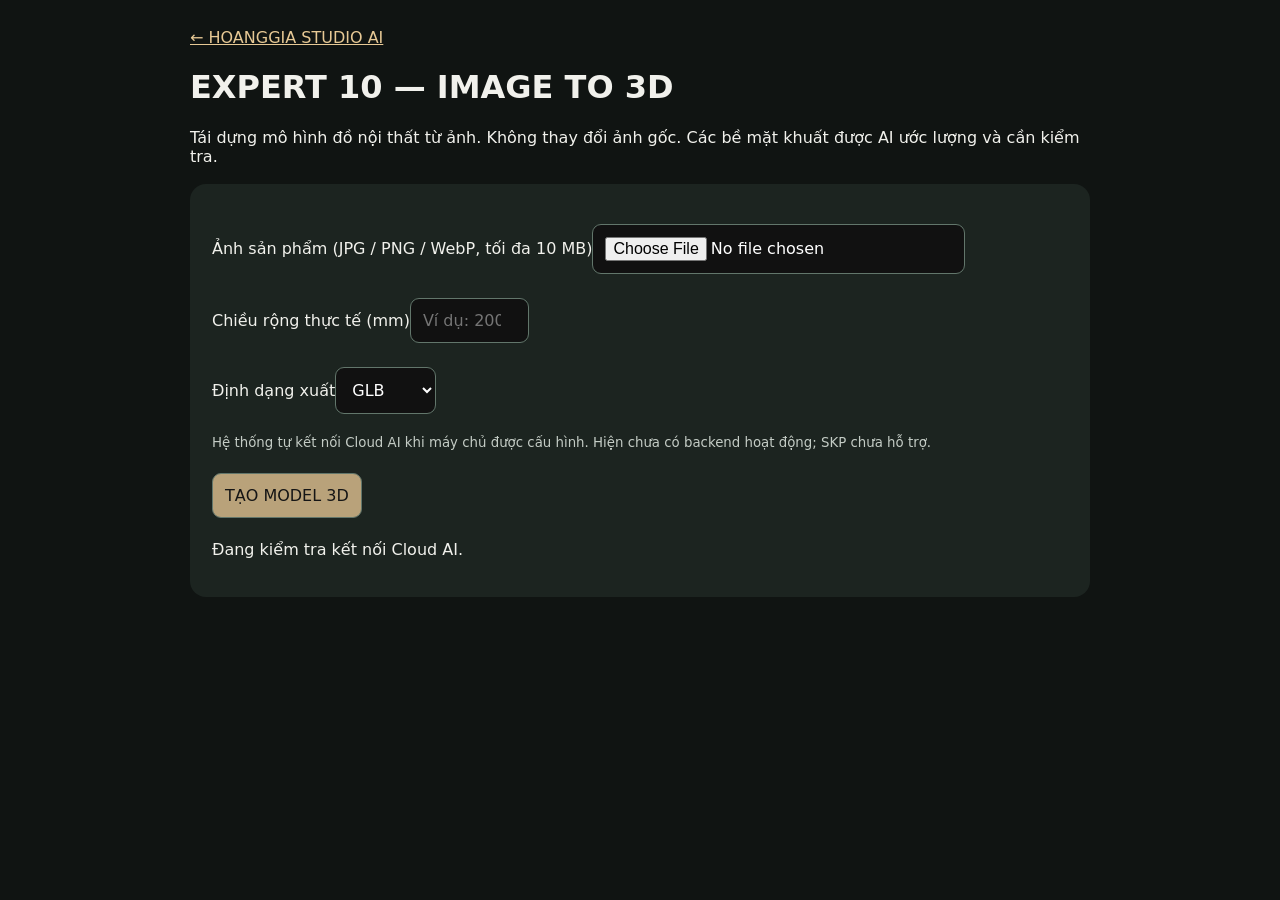
<file: expert10/index.html>
<!doctype html><html lang="vi"><head><meta charset="utf-8"><meta name="viewport" content="width=device-width,initial-scale=1"><title>EXPERT 10 · Image to 3D</title><style>body{font:16px system-ui;background:#101412;color:#f1f1ec;margin:0}main{max-width:900px;margin:auto;padding:28px}section{background:#1c2420;padding:22px;border-radius:16px;margin:18px 0}input,select,button{font:inherit;padding:12px;margin:6px 0;background:#111;color:white;border:1px solid #62766b;border-radius:9px}label{display:block;margin:12px 0}button{background:#b9a27a;color:#151515;cursor:pointer}button:disabled{opacity:.5}a{color:#e7c995}#preview{max-width:100%;max-height:300px}small{color:#c4ccc5}</style></head><body><main><a href="../">← HOANGGIA STUDIO AI</a><h1>EXPERT 10 — IMAGE TO 3D</h1><p>Tái dựng mô hình đồ nội thất từ ảnh. Không thay đổi ảnh gốc. Các bề mặt khuất được AI ước lượng và cần kiểm tra.</p><section><form id="job"><label>Ảnh sản phẩm (JPG / PNG / WebP, tối đa 10 MB)<input id="image" type="file" accept="image/jpeg,image/png,image/webp" required></label><img id="preview" hidden alt="Ảnh sản phẩm"><label>Chiều rộng thực tế (mm)<input id="width" type="number" min="1" max="30000" placeholder="Ví dụ: 2000"></label><label>Định dạng xuất<select id="format"><option>GLB</option><option>FBX</option><option>OBJ</option><option>STL</option><option>BLEND</option><option>SKP</option></select></label><small>Hệ thống tự kết nối Cloud AI khi máy chủ được cấu hình. Hiện chưa có backend hoạt động; SKP chưa hỗ trợ.</small><p><button id="submit" type="submit">TẠO MODEL 3D</button></p></form><p id="status" role="status">Đang kiểm tra kết nối Cloud AI.</p><a id="download" hidden>Tải model 3D</a></section></main><script type="module" src="./expert10.js"></script></body></html>
</file>
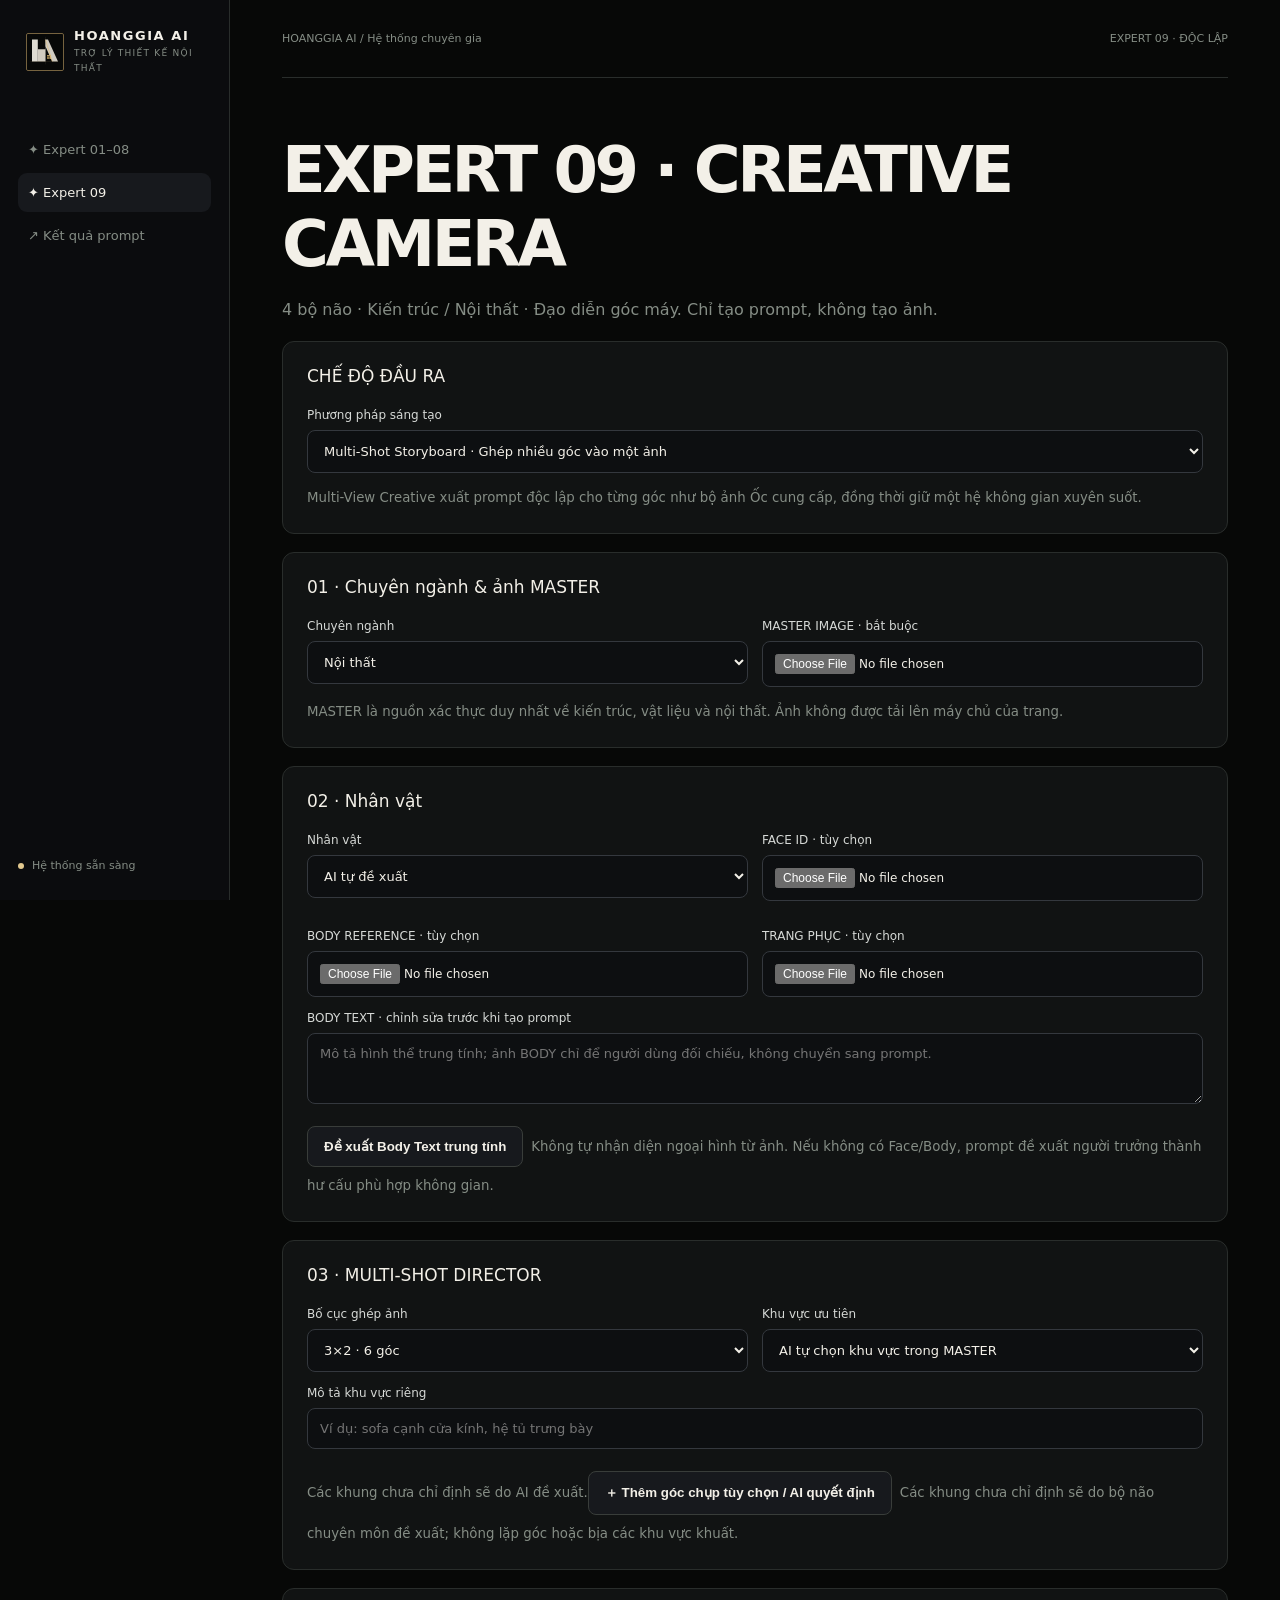
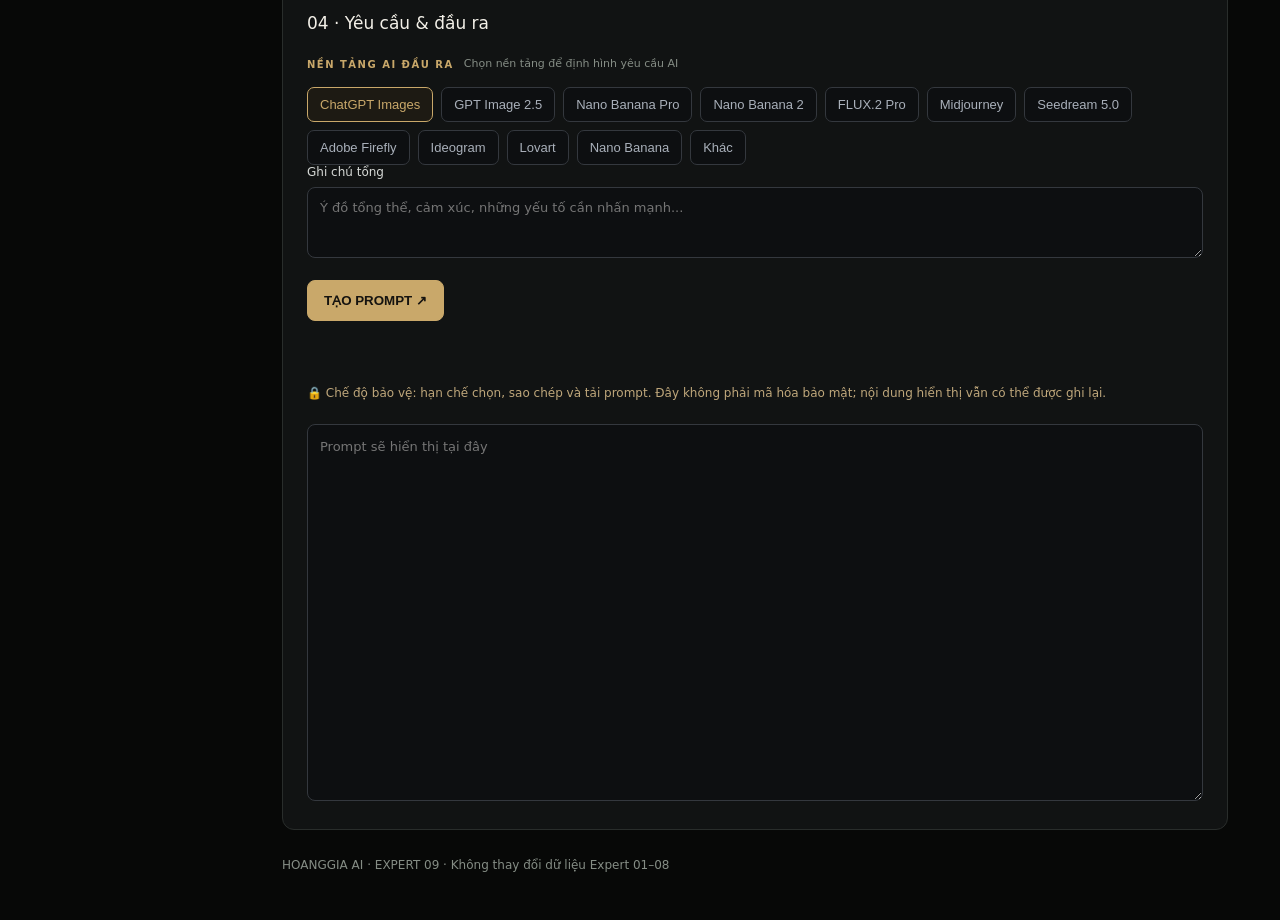
<file: expert09.html>
<!doctype html><html lang="vi"><head><meta charset="utf-8"><meta name="viewport" content="width=device-width,initial-scale=1"><meta name="theme-color" content="#070807"><title>Expert 09 · Multi-Shot Storyboard | HOANGGIA AI</title><link rel="icon" href="./assets/brand-mark.svg" type="image/svg+xml"><link rel="apple-touch-icon" sizes="180x180" href="./assets/apple-touch-icon.png?v=13"><link rel="stylesheet" href="./expert09.css"></head><body><div class="app-shell"><aside class="sidebar"><a class="brand" href="./index.html"><img class="brand-logo" src="./assets/brand-mark.svg" alt="HOANGGIA AI"><span><strong>HOANGGIA AI</strong><small>TRỢ LÝ THIẾT KẾ NỘI THẤT</small></span></a><nav><a class="nav-item" href="./index.html">✦ Expert 01–08</a><a class="nav-item active" href="./expert09.html">✦ Expert 09</a><a class="nav-item" href="#output">↗ Kết quả prompt</a></nav><div class="sidebar-bottom"><span class="status-dot"></span>Hệ thống sẵn sàng</div></aside><main class="wrap"><header class="topbar"><a href="./index.html">HOANGGIA AI / Hệ thống chuyên gia</a><span>EXPERT 09 · ĐỘC LẬP</span></header><h1>EXPERT 09 · CREATIVE CAMERA</h1><p>4 bộ não · Kiến trúc / Nội thất · Đạo diễn góc máy. Chỉ tạo prompt, không tạo ảnh.</p><section><h2>CHẾ ĐỘ ĐẦU RA</h2><label>Phương pháp sáng tạo<select id="outputMode"><option value="storyboard">Multi-Shot Storyboard · Ghép nhiều góc vào một ảnh</option><option value="multiview">Sáng tạo nhiều góc nhìn · Mỗi góc một ảnh riêng</option></select></label><small>Multi-View Creative xuất prompt độc lập cho từng góc như bộ ảnh Ốc cung cấp, đồng thời giữ một hệ không gian xuyên suốt.</small></section><section><h2>01 · Chuyên ngành & ảnh MASTER</h2><div class="two"><label>Chuyên ngành<select id="space"><option value="interior">Nội thất</option><option value="architecture">Kiến trúc</option></select></label><label>MASTER IMAGE · bắt buộc<input id="master" type="file" accept="image/jpeg,image/png,image/webp"></label></div><img id="masterPreview" class="preview" alt="Ảnh MASTER"><small>MASTER là nguồn xác thực duy nhất về kiến trúc, vật liệu và nội thất. Ảnh không được tải lên máy chủ của trang.</small></section><section><h2>02 · Nhân vật</h2><div class="two"><label>Nhân vật<select id="cast"><option value="auto">AI tự đề xuất</option><option value="none">Không có</option><option value="male">Nam</option><option value="female">Nữ</option><option value="both">Nam + Nữ</option><option value="pedestrians">Người đi bộ / cư dân</option><option value="visitors">Khách tham quan / du khách</option><option value="family">Gia đình / nhóm sinh hoạt</option><option value="cyclists">Người đi xe đạp</option><option value="gardeners">Nhân viên chăm sóc cảnh quan</option><option value="community">Sinh hoạt cộng đồng / quảng trường</option><option value="crowd">Đám đông theo tỷ lệ không gian</option><option value="custom">Tùy chỉnh nhân vật bằng ghi chú</option></select></label><label>FACE ID · tùy chọn<input id="face" type="file" accept="image/jpeg,image/png,image/webp"></label><label>BODY REFERENCE · tùy chọn<input id="body" type="file" accept="image/jpeg,image/png,image/webp"></label><label>TRANG PHỤC · tùy chọn<input id="outfit" type="file" accept="image/jpeg,image/png,image/webp"></label></div><label id="castNoteLabel" hidden>Mô tả nhân vật / hoạt động cảnh quan<input id="castNote" placeholder="Ví dụ: cư dân đi dạo trên lối lát đá, 2 người đạp xe, không che kiến trúc"></label><label>BODY TEXT · chỉnh sửa trước khi tạo prompt<textarea id="bodyText" rows="3" placeholder="Mô tả hình thể trung tính; ảnh BODY chỉ để người dùng đối chiếu, không chuyển sang prompt."></textarea></label><button id="bodySuggest" type="button" class="secondary">Đề xuất Body Text trung tính</button><small>Không tự nhận diện ngoại hình từ ảnh. Nếu không có Face/Body, prompt đề xuất người trưởng thành hư cấu phù hợp không gian.</small></section><section><h2>03 · MULTI-SHOT DIRECTOR</h2><div class="two"><label id="layoutLabel">Bố cục ghép ảnh<select id="layout"><option value="2x2">2×2 · 4 góc</option><option value="3x2" selected>3×2 · 6 góc</option><option value="3x3">3×3 · 9 góc</option></select></label><label id="viewCountLabel" style="display:none">Số góc chụp riêng<select id="viewCount"><option value="1">1 góc</option><option value="2">2 góc</option><option value="3">3 góc</option><option value="4" selected>4 góc</option><option value="5">5 góc</option><option value="6">6 góc</option><option value="7">7 góc</option><option value="8">8 góc</option><option value="9">9 góc</option><option value="10">10 góc</option><option value="11">11 góc</option><option value="12">12 góc</option></select></label><label>Khu vực ưu tiên<select id="zone"></select></label></div><label>Mô tả khu vực riêng<input id="zoneNote" placeholder="Ví dụ: khu vực sofa cạnh cửa kính"></label><div id="shots"></div><small id="shotHelp">Các góc không chỉ định sẽ do AI đề xuất.</small><button id="addShot" type="button" class="secondary">＋ Thêm góc chụp tùy chọn / AI quyết định</button><small>Các khung chưa chỉ định sẽ do bộ não chuyên môn đề xuất; không lặp góc hoặc bịa các khu vực khuất.</small></section><section><h2>04 · Yêu cầu & đầu ra</h2><div class="ai-target"><div class="ai-target-heading"><strong>NỀN TẢNG AI ĐẦU RA</strong><small>Chọn nền tảng để định hình yêu cầu AI</small></div><div id="aiTargets" class="ai-target-options" role="group" aria-label="Nền tảng AI đầu ra"><button type="button" class="ai-target-option active" data-ai-target="ChatGPT Images" aria-pressed="true">ChatGPT Images</button><button type="button" class="ai-target-option" data-ai-target="GPT Image 2.5" aria-pressed="false">GPT Image 2.5</button><button type="button" class="ai-target-option" data-ai-target="Nano Banana Pro" aria-pressed="false">Nano Banana Pro</button><button type="button" class="ai-target-option" data-ai-target="Nano Banana 2" aria-pressed="false">Nano Banana 2</button><button type="button" class="ai-target-option" data-ai-target="FLUX.2 Pro" aria-pressed="false">FLUX.2 Pro</button><button type="button" class="ai-target-option" data-ai-target="Midjourney" aria-pressed="false">Midjourney</button><button type="button" class="ai-target-option" data-ai-target="Seedream 5.0" aria-pressed="false">Seedream 5.0</button><button type="button" class="ai-target-option" data-ai-target="Adobe Firefly" aria-pressed="false">Adobe Firefly</button><button type="button" class="ai-target-option" data-ai-target="Ideogram" aria-pressed="false">Ideogram</button><button type="button" class="ai-target-option" data-ai-target="Lovart" aria-pressed="false">Lovart</button><button type="button" class="ai-target-option" data-ai-target="Nano Banana" aria-pressed="false">Nano Banana</button><button type="button" class="ai-target-option" data-ai-target="Khác" aria-pressed="false">Khác</button></div><label id="customAiLabel" hidden>Nền tảng khác<input id="customAi" placeholder="Nhập tên nền tảng AI"></label></div><label>Ghi chú tổng<textarea id="brief" rows="3" placeholder="Ý đồ tổng thể, cảm xúc, những yếu tố cần nhấn mạnh..."></textarea></label><button id="generate" type="button">TẠO PROMPT ↗</button><p id="status" role="status"></p><textarea id="output" rows="18" readonly placeholder="Prompt sẽ hiển thị tại đây"></textarea><button id="copy" type="button" class="secondary">Sao chép prompt</button></section><footer>HOANGGIA AI · EXPERT 09 · Không thay đổi dữ liệu Expert 01–08</footer></main></div><script type="module" src="./expert09.js"></script><script>if("serviceWorker" in navigator){window.addEventListener("load",()=>navigator.serviceWorker.register("./sw.js?v=17").catch(()=>{}));}</script></body></html>
</file>
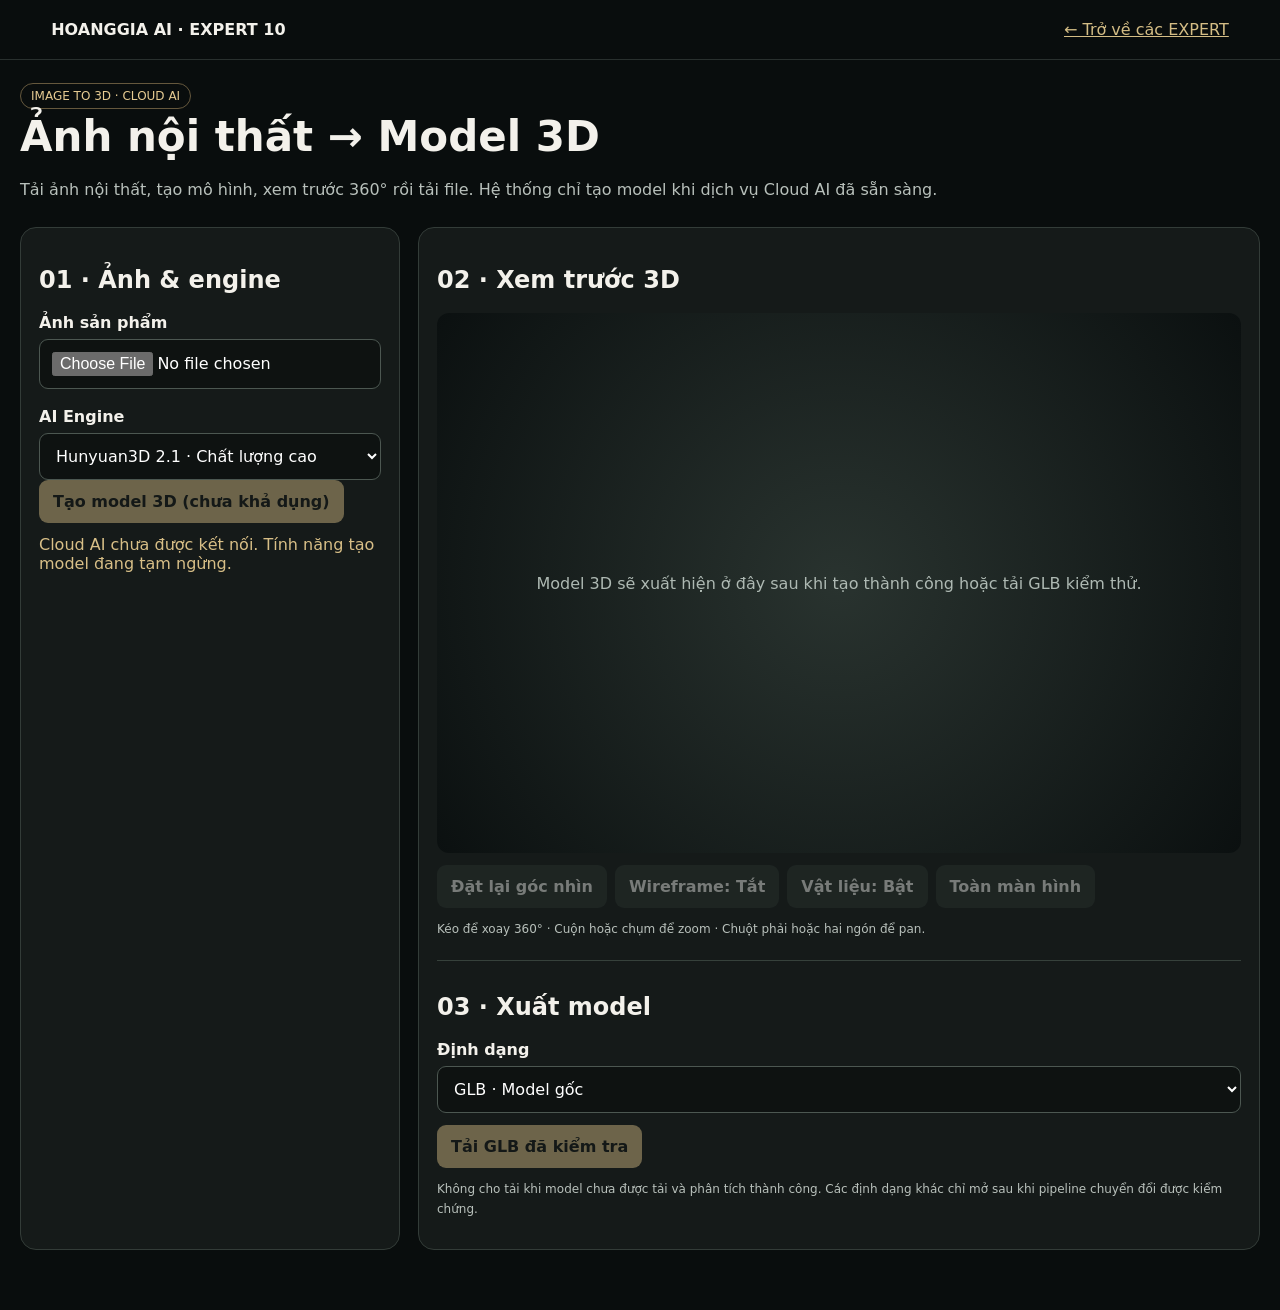
<file: expert10.html>
<!doctype html>
<html lang="vi"><head><meta charset="utf-8"><meta name="viewport" content="width=device-width,initial-scale=1"><title>EXPERT 10 — IMAGE TO 3D | HOANGGIA AI</title>
<style>
:root{color-scheme:dark;font-family:system-ui,-apple-system,sans-serif;background:#090d0d;color:#f3f1eb}*{box-sizing:border-box}body{margin:0}header{padding:20px max(20px,4vw);border-bottom:1px solid #29302e;display:flex;justify-content:space-between;gap:12px;align-items:center}a{color:#d4bd85}main{max-width:1300px;margin:auto;padding:25px 20px 60px}h1{font-size:clamp(25px,4vw,42px);margin:8px 0}p,.hint{color:#b8c0bb;line-height:1.6}.grid{display:grid;grid-template-columns:minmax(290px,380px) minmax(0,1fr);gap:18px;margin-top:24px}.panel{border:1px solid #333c38;border-radius:16px;padding:18px;background:#151a19}label{display:block;margin:18px 0 7px;font-weight:600}input,select,button{font:inherit}input[type=file],input[type=url],select{width:100%;background:#0e1211;border:1px solid #4c5751;border-radius:9px;padding:12px;color:#fff}button{background:#d8bf87;color:#131715;border:0;border-radius:9px;padding:12px 14px;font-weight:700;cursor:pointer}button:disabled{opacity:.45;cursor:not-allowed}.secondary{background:#29332e;color:#f0f2ed}button:focus-visible,input:focus-visible,select:focus-visible{outline:2px solid #f0d59d}#sourcePreview{width:100%;max-height:220px;object-fit:contain;margin-top:12px;display:none;border-radius:8px}#viewport{height:min(60vh,560px);min-height:340px;background:radial-gradient(circle at center,#29332f,#0b1010);border-radius:12px;overflow:hidden;position:relative}#viewport canvas{display:block;width:100%;height:100%}.placeholder{position:absolute;inset:0;display:grid;place-content:center;text-align:center;color:#aeb9b3;pointer-events:none;padding:30px}#status{min-height:42px;color:#d8bf87;margin-top:12px;overflow-wrap:anywhere}.actions{display:flex;gap:8px;flex-wrap:wrap;margin-top:12px}.download{margin-top:20px;border-top:1px solid #36413b;padding-top:12px}.small{font-size:12px}.chip{font-size:12px;color:#e6cb92;border:1px solid #65583d;border-radius:20px;padding:5px 10px}@media(max-width:820px){.grid{grid-template-columns:1fr}#viewport{height:420px}header{align-items:flex-start}}</style>
<script type="importmap">{"imports":{"three":"https://esm.sh/three@0.169.0","three/addons/":"https://esm.sh/three@0.169.0/examples/jsm/"}}</script></head>
<body><header><strong>HOANGGIA AI · EXPERT 10</strong><a href="./index.html">← Trở về các EXPERT</a></header><main><span class="chip">IMAGE TO 3D · CLOUD AI</span><h1>Ảnh nội thất → Model 3D</h1><p>Tải ảnh nội thất, tạo mô hình, xem trước 360° rồi tải file. Hệ thống chỉ tạo model khi dịch vụ Cloud AI đã sẵn sàng.</p>
<div class="grid"><section class="panel"><h2>01 · Ảnh & engine</h2><label for="image">Ảnh sản phẩm</label><input id="image" type="file" accept="image/png,image/jpeg,image/webp"><img id="sourcePreview" alt="Ảnh sản phẩm đã chọn">
<label for="engine">AI Engine</label><select id="engine"><option value="hunyuan3d">Hunyuan3D 2.1 · Chất lượng cao</option><option value="stable-fast-3d">Stable Fast 3D · Tốc độ</option></select>
<button id="generate" type="button" disabled title="Đang chờ kết nối Cloud GPU">Tạo model 3D (chưa khả dụng)</button><div id="status" role="status" aria-live="polite">Cloud AI chưa được kết nối. Tính năng tạo model đang tạm ngừng.</div>
</section>
<section class="panel"><h2>02 · Xem trước 3D</h2><div id="viewport"><div class="placeholder" id="placeholder">Model 3D sẽ xuất hiện ở đây sau khi tạo thành công hoặc tải GLB kiểm thử.</div></div>
<div class="actions"><button class="secondary" id="reset" disabled>Đặt lại góc nhìn</button><button class="secondary" id="wire" disabled>Wireframe: Tắt</button><button class="secondary" id="material" disabled>Vật liệu: Bật</button><button class="secondary" id="fullscreen" disabled>Toàn màn hình</button></div><p class="hint small">Kéo để xoay 360° · Cuộn hoặc chụm để zoom · Chuột phải hoặc hai ngón để pan.</p>
<div class="download"><h2>03 · Xuất model</h2><label for="format">Định dạng</label><select id="format"><option value="glb">GLB · Model gốc</option><option value="fbx" disabled>FBX · Cần converter backend</option><option value="obj" disabled>OBJ · Cần converter backend</option><option value="stl" disabled>STL · Cần converter backend</option><option value="blend" disabled>BLEND · Cần converter backend</option><option value="skp" disabled>SKP · Cần pipeline chuyên biệt</option></select><div class="actions"><button id="download" disabled>Tải GLB đã kiểm tra</button></div><p class="hint small">Không cho tải khi model chưa được tải và phân tích thành công. Các định dạng khác chỉ mở sau khi pipeline chuyển đổi được kiểm chứng.</p></div></section></div></main>
<script type="module">
import * as THREE from 'three';import {OrbitControls} from 'three/addons/controls/OrbitControls.js';import {GLTFLoader} from 'three/addons/loaders/GLTFLoader.js';
const $=id=>document.getElementById(id),viewport=$('viewport'),status=$('status');let renderer,scene,camera,controls,model,blobUrl=null,downloadBlob=null,wire=false,materialOn=true,sourceUrl=null;
function say(s){status.textContent=s}function enable(ok){for(const id of ['reset','wire','material','fullscreen','download'])$(id).disabled=!ok}
function init(){scene=new THREE.Scene();scene.background=new THREE.Color('#171d1b');camera=new THREE.PerspectiveCamera(45,1,.01,1000);camera.position.set(3,2,4);renderer=new THREE.WebGLRenderer({antialias:true,alpha:false});renderer.setPixelRatio(Math.min(devicePixelRatio,2));renderer.outputColorSpace=THREE.SRGBColorSpace;viewport.appendChild(renderer.domElement);controls=new OrbitControls(camera,renderer.domElement);controls.enableDamping=true;scene.add(new THREE.HemisphereLight(0xffffff,0x555555,2.2));const light=new THREE.DirectionalLight(0xffffff,2.5);light.position.set(4,8,5);scene.add(light);const resize=()=>{const w=viewport.clientWidth,h=viewport.clientHeight;camera.aspect=w/h;camera.updateProjectionMatrix();renderer.setSize(w,h,false)};new ResizeObserver(resize).observe(viewport);resize();renderer.setAnimationLoop(()=>{controls.update();renderer.render(scene,camera)})}
init();
function clear(){if(model){scene.remove(model);model.traverse(o=>{if(o.geometry)o.geometry.dispose();});model=null}downloadBlob=null;enable(false);$('placeholder').style.display='grid'}
async function showGLB(blob){clear();if(blob.size>150*1024*1024)throw Error('GLB vượt giới hạn 150 MB');if(blob.size<20)throw Error('GLB không hợp lệ');const url=URL.createObjectURL(blob);try{const gltf=await new GLTFLoader().loadAsync(url);if(!gltf.scene)throw Error('GLB thiếu scene');model=gltf.scene;let count=0;model.traverse(o=>{if(o.isMesh)count++});if(!count)throw Error('GLB không chứa mesh');scene.add(model);const box=new THREE.Box3().setFromObject(model),size=box.getSize(new THREE.Vector3()),center=box.getCenter(new THREE.Vector3());if(!Number.isFinite(size.length())||size.length()===0)throw Error('Hình học không hợp lệ');const d=Math.max(size.x,size.y,size.z);controls.target.copy(center);camera.position.copy(center).add(new THREE.Vector3(d*1.7,d*1.1,d*1.7));camera.near=Math.max(d/1000,.001);camera.far=Math.max(d*100,100);camera.updateProjectionMatrix();controls.update();downloadBlob=blob;wire=false;materialOn=true;$('wire').textContent='Wireframe: Tắt';$('material').textContent='Vật liệu: Bật';enable(true);$('placeholder').style.display='none';say('Đã tải model 3D thật: '+count+' mesh. Có thể xem 360° và tải GLB.')}finally{URL.revokeObjectURL(url)}}
$('image').addEventListener('change',e=>{if(sourceUrl)URL.revokeObjectURL(sourceUrl);const file=e.target.files[0];if(!file)return;if(!['image/jpeg','image/png','image/webp'].includes(file.type)||file.size>15*1024*1024){e.target.value='';say('Ảnh phải là JPG/PNG/WebP, tối đa 15 MB');return}sourceUrl=URL.createObjectURL(file);$('sourcePreview').src=sourceUrl;$('sourcePreview').style.display='block'});
$('generate').addEventListener('click',async()=>{const f=$('image').files[0],raw='';if(!f){say('Vui lòng chọn ảnh nội thất.');return}say('Dịch vụ Cloud AI chưa được kết nối. Không thể tạo model 3D lúc này.');return;const btn=$('generate');btn.disabled=true;clear();say('Đang gửi ảnh đến backend GPU...');try{const data=new FormData();data.append('image',f);data.append('engine',$('engine').value);const response=await fetch(endpoint.href,{method:'POST',body:data,mode:'cors',credentials:'omit',signal:AbortSignal.timeout(180000)});if(!response.ok)throw Error('Backend trả HTTP '+response.status);const ct=response.headers.get('content-type')||'';let blob;if(ct.includes('application/json')){const json=await response.json();if(typeof json.glb_url!=='string')throw Error('Backend chưa trả glb_url');const target=new URL(json.glb_url);if(target.protocol!=='https:'||target.username||target.password)throw Error('URL model không an toàn');const r=await fetch(target.href,{credentials:'omit',signal:AbortSignal.timeout(60000)});if(!r.ok)throw Error('Không tải được GLB: '+r.status);blob=await r.blob()}else if(ct.includes('model/gltf-binary')||ct.includes('application/octet-stream'))blob=await response.blob();else throw Error('Backend phải trả GLB hoặc JSON {glb_url}');await showGLB(blob)}catch(err){clear();say('Tạo model chưa thành công: '+err.message)}finally{btn.disabled=false}});
$('reset').onclick=()=>{if(!model)return;const box=new THREE.Box3().setFromObject(model),d=box.getSize(new THREE.Vector3()).length(),c=box.getCenter(new THREE.Vector3());controls.target.copy(c);camera.position.copy(c).add(new THREE.Vector3(d,d*.65,d));controls.update()};
$('wire').onclick=()=>{wire=!wire;model?.traverse(o=>{if(o.isMesh){for(const m of (Array.isArray(o.material)?o.material:[o.material]))if(m)m.wireframe=wire}});$('wire').textContent='Wireframe: '+(wire?'Bật':'Tắt')};
$('material').onclick=()=>{materialOn=!materialOn;model?.traverse(o=>{if(o.isMesh){for(const m of (Array.isArray(o.material)?o.material:[o.material]))if(m){m.userData.hgMap??=m.map||null;m.map=materialOn?m.userData.hgMap:null;m.needsUpdate=true}}});$('material').textContent='Vật liệu: '+(materialOn?'Bật':'Tắt')};
$('fullscreen').onclick=()=>viewport.requestFullscreen?.();
$('download').onclick=()=>{if(!downloadBlob)return;const u=URL.createObjectURL(downloadBlob),a=document.createElement('a');a.href=u;a.download='HOANGGIA-EXPERT10-model.glb';a.click();setTimeout(()=>URL.revokeObjectURL(u),3000)};
</script></body></html>
</file>
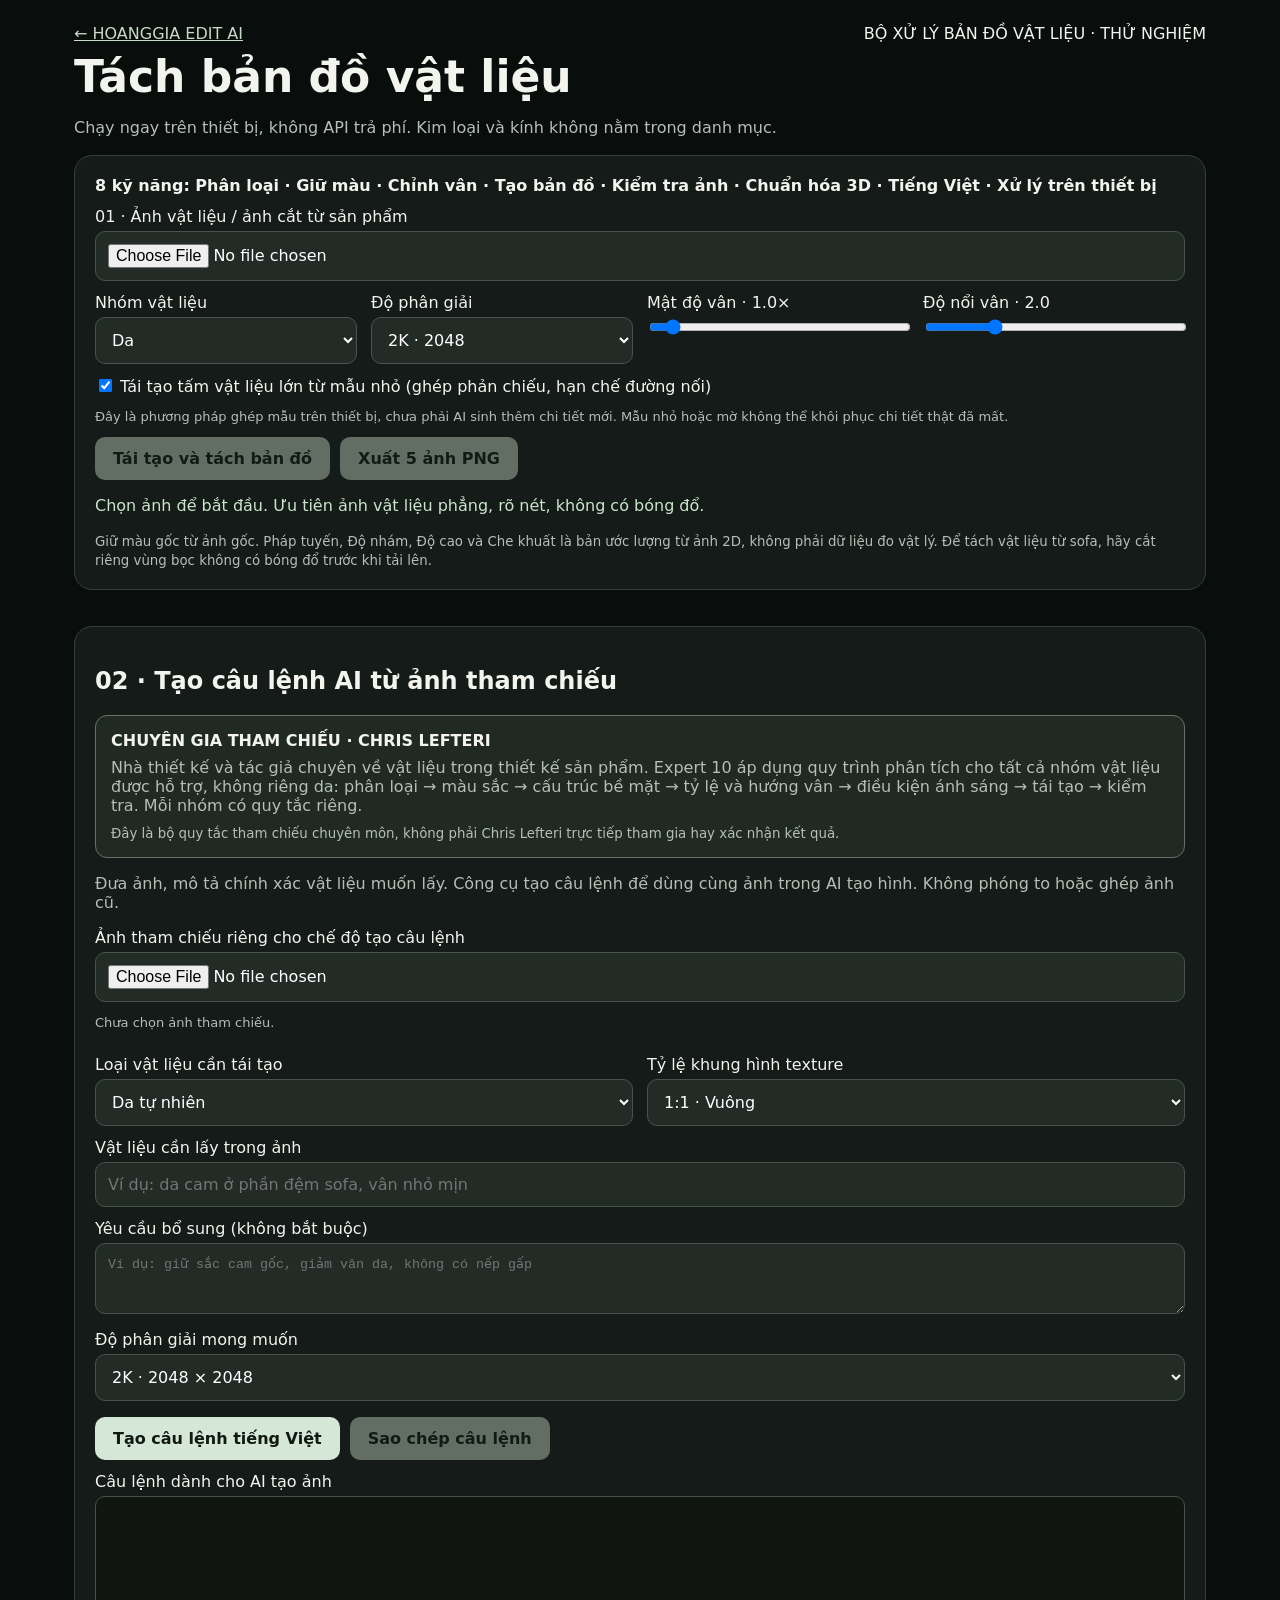
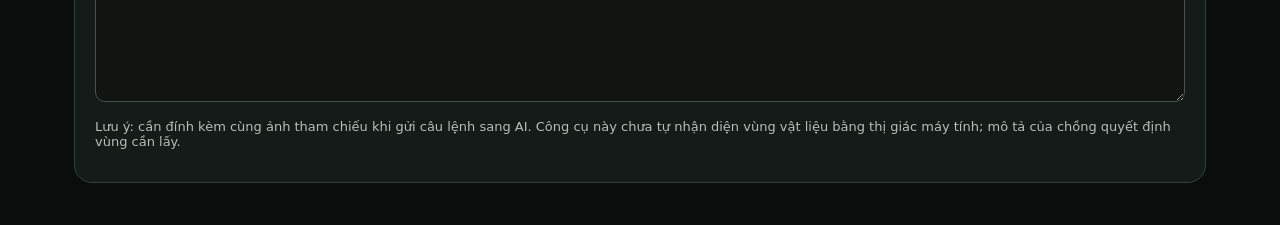
<file: material-map.html>
<!doctype html><html lang="vi"><head><meta charset="utf-8"><meta name="viewport" content="width=device-width,initial-scale=1"><title>BẢN ĐỒ VẬT LIỆU · HOANGGIA</title><style>
:root{font-family:system-ui;background:#090d0c;color:#f4f4ef}*{box-sizing:border-box}body{margin:0}main{max-width:1180px;margin:auto;padding:24px}a{color:#c7d9c7}h1{font-size:clamp(26px,4vw,44px);margin:8px 0}p,small{color:#b5beb7}.panel{background:#151b18;border:1px solid #344139;border-radius:18px;padding:20px;margin:18px 0}label{display:block;margin:12px 0 5px}input,select,button{font:inherit}input[type=file],select{width:100%;background:#222b26;color:white;padding:12px;border:1px solid #46544b;border-radius:10px}input[type=range]{width:100%}button{background:#d5e8d7;color:#101a12;border:0;border-radius:10px;padding:12px 18px;font-weight:700;cursor:pointer}button:disabled{opacity:.4;cursor:not-allowed}.grid{display:grid;grid-template-columns:repeat(auto-fit,minmax(220px,1fr));gap:14px}.map{background:#222b26;border-radius:12px;overflow:hidden}.map canvas{width:100%;aspect-ratio:1;object-fit:cover;display:block}.map strong{display:block;padding:10px}header{display:flex;align-items:center;justify-content:space-between;gap:12px;flex-wrap:wrap}.actions{display:flex;gap:10px;flex-wrap:wrap}.note{font-size:13px}#status{color:#c9e6cb}</style></head><body><main><header><a href="./">← HOANGGIA EDIT AI</a><span>BỘ XỬ LÝ BẢN ĐỒ VẬT LIỆU · THỬ NGHIỆM</span></header><h1>Tách bản đồ vật liệu</h1><p>Chạy ngay trên thiết bị, không API trả phí. Kim loại và kính không nằm trong danh mục.</p><section class="panel"><strong>8 kỹ năng: Phân loại · Giữ màu · Chỉnh vân · Tạo bản đồ · Kiểm tra ảnh · Chuẩn hóa 3D · Tiếng Việt · Xử lý trên thiết bị</strong><label for="source">01 · Ảnh vật liệu / ảnh cắt từ sản phẩm</label><input id="source" type="file" accept="image/png,image/jpeg,image/webp"><div class="grid"><div><label for="kind">Nhóm vật liệu</label><select id="kind"><option>Da</option><option>Vải</option><option>Gỗ</option><option>Đá</option><option>Bê tông</option><option>Sơn / Stucco</option><option>Gạch / Terrazzo</option><option>Giấy dán tường</option><option>Mây tre / Cói</option><option>Thảm</option><option>Nhựa / Laminate</option><option>Gạch đất nung / Cork / Cao su</option></select></div><div><label for="resolution">Độ phân giải</label><select id="resolution"><option value="1024">1K · 1024</option><option value="2048" selected>2K · 2048</option><option value="4096">4K · 4096</option></select></div><div><label for="scale">Mật độ vân · <output id="scaleValue">1.0×</output></label><input id="scale" type="range" min="0.5" max="8" step="0.5" value="1"></div><div><label for="strength">Độ nổi vân · <output id="strengthValue">2.0</output></label><input id="strength" type="range" min="0" max="8" step=".5" value="2"></div></div><label><input id="rebuild" type="checkbox" checked> Tái tạo tấm vật liệu lớn từ mẫu nhỏ (ghép phản chiếu, hạn chế đường nối)</label><p class="note">Đây là phương pháp ghép mẫu trên thiết bị, chưa phải AI sinh thêm chi tiết mới. Mẫu nhỏ hoặc mờ không thể khôi phục chi tiết thật đã mất.</p><div class="actions"><button id="generate" disabled>Tái tạo và tách bản đồ</button><button id="export" disabled>Xuất 5 ảnh PNG</button></div><p id="status" role="status">Chọn ảnh để bắt đầu. Ưu tiên ảnh vật liệu phẳng, rõ nét, không có bóng đổ.</p><small>Giữ màu gốc từ ảnh gốc. Pháp tuyến, Độ nhám, Độ cao và Che khuất là bản ước lượng từ ảnh 2D, không phải dữ liệu đo vật lý. Để tách vật liệu từ sofa, hãy cắt riêng vùng bọc không có bóng đổ trước khi tải lên.</small></section><section class="grid" id="results"></section><section class="panel" id="prompt-mode"><h2>02 · Tạo câu lệnh AI từ ảnh tham chiếu</h2><div style="margin:14px 0;padding:15px;border:1px solid #657366;border-radius:12px;background:#202a23"><strong>CHUYÊN GIA THAM CHIẾU · CHRIS LEFTERI</strong><p style="margin:8px 0">Nhà thiết kế và tác giả chuyên về vật liệu trong thiết kế sản phẩm. Expert 10 áp dụng quy trình phân tích cho tất cả nhóm vật liệu được hỗ trợ, không riêng da: phân loại → màu sắc → cấu trúc bề mặt → tỷ lệ và hướng vân → điều kiện ánh sáng → tái tạo → kiểm tra. Mỗi nhóm có quy tắc riêng.</p><small>Đây là bộ quy tắc tham chiếu chuyên môn, không phải Chris Lefteri trực tiếp tham gia hay xác nhận kết quả.</small></div><p>Đưa ảnh, mô tả chính xác vật liệu muốn lấy. Công cụ tạo câu lệnh để dùng cùng ảnh trong AI tạo hình. Không phóng to hoặc ghép ảnh cũ.</p><label for="promptReference">Ảnh tham chiếu riêng cho chế độ tạo câu lệnh</label><input id="promptReference" type="file" accept="image/png,image/jpeg,image/webp"><img id="promptPreview" alt="Xem trước ảnh tham chiếu" style="display:none;width:100%;max-height:300px;object-fit:contain;margin:12px 0;border-radius:12px;background:#222b26"><p id="promptImageStatus" class="note">Chưa chọn ảnh tham chiếu.</p><div class="grid"><div><label for="promptKind">Loại vật liệu cần tái tạo</label><select id="promptKind"><option>Da tự nhiên</option><option>Da công nghiệp</option><option>Vải dệt</option><option>Nhung</option><option>Gỗ tự nhiên</option><option>Gỗ công nghiệp</option><option>Đá tự nhiên</option><option>Đá nhân tạo</option><option>Bê tông</option><option>Sơn trang trí</option><option>Gạch / Gốm</option><option>Giấy dán tường</option><option>Mây tre / Cói</option><option>Thảm</option><option>Nhựa / Laminate</option><option>Cao su</option><option>Khác (mô tả bên dưới)</option></select></div><div><label for="promptRatio">Tỷ lệ khung hình texture</label><select id="promptRatio"><option value="1:1">1:1 · Vuông</option><option value="4:3">4:3 · Ngang</option><option value="3:4">3:4 · Dọc</option><option value="16:9">16:9 · Ngang rộng</option><option value="9:16">9:16 · Dọc dài</option><option value="2:1">2:1 · Ngang dài</option></select></div></div><label for="targetMaterial">Vật liệu cần lấy trong ảnh</label><input id="targetMaterial" type="text" placeholder="Ví dụ: da cam ở phần đệm sofa, vân nhỏ mịn" style="width:100%;background:#222b26;color:#fff;border:1px solid #46544b;border-radius:10px;padding:12px"><label for="details">Yêu cầu bổ sung (không bắt buộc)</label><textarea id="details" rows="3" placeholder="Ví dụ: giữ sắc cam gốc, giảm vân da, không có nếp gấp" style="width:100%;background:#222b26;color:#fff;border:1px solid #46544b;border-radius:10px;padding:12px"></textarea><label for="promptSize">Độ phân giải mong muốn</label><select id="promptSize"><option value="2048">2K · 2048 × 2048</option><option value="4096">4K · 4096 × 4096</option></select><div class="actions" style="margin-top:16px"><button id="makePrompt">Tạo câu lệnh tiếng Việt</button><button id="copyPrompt" disabled>Sao chép câu lệnh</button></div><label for="promptOutput">Câu lệnh dành cho AI tạo ảnh</label><textarea id="promptOutput" rows="12" readonly style="width:100%;background:#101512;color:#e5f3e7;border:1px solid #46544b;border-radius:10px;padding:12px"></textarea><p class="note">Lưu ý: cần đính kèm cùng ảnh tham chiếu khi gửi câu lệnh sang AI. Công cụ này chưa tự nhận diện vùng vật liệu bằng thị giác máy tính; mô tả của chồng quyết định vùng cần lấy.</p></section></main><script>
const $=id=>document.getElementById(id);let source=null,maps={};const names=['Albedo','Độ cao','Pháp tuyến','Độ nhám','Che khuất'];$('source').onchange=async e=>{const f=e.target.files[0];if(!f)return;const u=URL.createObjectURL(f);const im=new Image();im.onload=()=>{source=im;URL.revokeObjectURL(u);$('generate').disabled=false;$('status').textContent='Đã tải ảnh. Sẵn sàng tái tạo tấm vật liệu và tách bản đồ.'};im.onerror=()=>{$('status').textContent='Không đọc được ảnh.';URL.revokeObjectURL(u)};im.src=u};['scale','strength'].forEach(id=>$(id).oninput=()=>$(id+'Value').textContent=Number($(id).value).toFixed(1)+(id==='scale'?'×':''));function canvas(n){const c=document.createElement('canvas');c.width=c.height=n;return c}function wrap(i,n){return (i+n)%n}function make(){if(!source)return;const n=Number($('resolution').value),tile=Number($('scale').value),power=Number($('strength').value);const base=canvas(n),ctx=base.getContext('2d',{willReadFrequently:true});const w=n/Math.max(2,tile*4);if($('rebuild').checked){const sw=source.naturalWidth||source.width,sh=source.naturalHeight||source.height;for(let row=0,y=0;y<n;row++,y+=w){for(let col=0,x=0;x<n;col++,x+=w){ctx.save();ctx.translate(x+(col%2?w:0),y+(row%2?w:0));ctx.scale(col%2?-1:1,row%2?-1:1);ctx.drawImage(source,0,0,w,w);ctx.restore()}}}else{ctx.drawImage(source,0,0,n,n)}const original=ctx.getImageData(0,0,n,n),p=original.data,lum=new Float32Array(n*n);for(let i=0;i<lum.length;i++){const k=i*4;lum[i]=(p[k]*.2126+p[k+1]*.7152+p[k+2]*.0722)/255}const sample=(x,y)=>lum[wrap(y,n)*n+wrap(x,n)];const outputs={Albedo:base};for(const name of names.slice(1)){const c=canvas(n),out=c.getContext('2d'),img=out.createImageData(n,n),d=img.data;for(let y=0;y<n;y++)for(let x=0;x<n;x++){const k=(y*n+x)*4,L=sample(x,y),dx=(sample(x+1,y)-sample(x-1,y))*power,dy=(sample(x,y+1)-sample(x,y-1))*power;let r,g,b;if(name==='Pháp tuyến'){const len=Math.hypot(dx,dy,1);r=(1-dx/len)*127.5;g=(1-dy/len)*127.5;b=(1+1/len)*127.5}else if(name==='Độ cao'){r=g=b=L*255}else if(name==='Độ nhám'){r=g=b=Math.max(20,Math.min(245,195-(L-.5)*45))}else{const a=Math.max(0,Math.min(255,230-(Math.max(0,.5-L)*65+Math.abs(dx)+Math.abs(dy))*40));r=g=b=a}d[k]=r;d[k+1]=g;d[k+2]=b;d[k+3]=255}out.putImageData(img,0,0);outputs[name]=c}maps=outputs;const root=$('results');root.replaceChildren();for(const name of names){const card=document.createElement('div');card.className='map';const preview=canvas(384);preview.getContext('2d').drawImage(outputs[name],0,0,384,384);const title=document.createElement('strong');title.textContent=name;card.append(preview,title);root.append(card)}$('export').disabled=false;$('status').textContent='Đã tạo 5 map · '+n+'×'+n+'. Bấm xuất để lưu.'}
$('generate').onclick=()=>{try{$('status').textContent='Đang xử lý…';setTimeout(()=>{try{make()}catch(e){$('status').textContent='Lỗi xử lý: '+e.message}},30)}catch(e){$('status').textContent=e.message}};$('export').onclick=async()=>{for(const name of names){const blob=await new Promise(resolve=>maps[name].toBlob(resolve,'image/png'));if(!blob)continue;const url=URL.createObjectURL(blob),a=document.createElement('a');a.href=url;a.download='HOANGGIA_'+$('kind').value.replaceAll(' ','_')+'_'+name+'.png';document.body.append(a);a.click();a.remove();setTimeout(()=>URL.revokeObjectURL(url),2000)}$('status').textContent='Đã gửi yêu cầu tải 5 ảnh PNG (trình duyệt có thể hỏi quyền tải nhiều file).'};

let promptReferenceUrl=null;$('promptReference').onchange=e=>{const file=e.target.files[0];if(promptReferenceUrl){URL.revokeObjectURL(promptReferenceUrl);promptReferenceUrl=null}if(!file){$('promptPreview').style.display='none';$('promptImageStatus').textContent='Chưa chọn ảnh tham chiếu.';return}promptReferenceUrl=URL.createObjectURL(file);$('promptPreview').src=promptReferenceUrl;$('promptPreview').style.display='block';$('promptImageStatus').textContent='Đã chọn ảnh: '+file.name+'. Khi sử dụng câu lệnh, hãy gửi kèm ảnh này cho AI.'};
$('makePrompt').onclick=()=>{const target=$('targetMaterial').value.trim(),extra=$('details').value.trim(),n=Number($('promptSize').value),kind=$('promptKind').value,ratio=$('promptRatio').value;const [rw,rh]=ratio.split(':').map(Number);let width,height;if(rw>=rh){width=n;height=Math.round(n*rh/rw)}else{height=n;width=Math.round(n*rw/rh)}const prompt=['VAI TRÒ: Expert 10 — chuyên gia phân tích và tái tạo texture vật liệu nội thất, áp dụng phương pháp phân tích vật liệu lấy cảm hứng từ chuyên môn của Chris Lefteri (không giả danh ông).','ẢNH THAM CHIẾU: '+($('promptReference').files.length?'Tôi đã chọn một ảnh; sử dụng ảnh đính kèm trong cuộc trò chuyện AI.':'Tôi sẽ gửi ảnh tham chiếu kèm câu lệnh này. Không tự suy đoán màu sắc khi chưa có ảnh.'),'QUY TRÌNH CHUYÊN GIA: (1) Xác định nhóm vật liệu; (2) phân tích tông màu và biến thiên sắc độ; (3) mô tả vi cấu trúc và hướng vân; (4) suy luận tỷ lệ vân thực tế, không phóng đại; (5) tách ảnh hưởng của ánh sáng, phản chiếu, bóng đổ; (6) thiết lập điều kiện tạo texture mới; (7) tự kiểm tra độ đồng đều và khả năng ghép liền mạch. Không khẳng định chính xác vật lý nếu thiếu mẫu đo.','LOẠI VẬT LIỆU: '+kind+'.','VẬT LIỆU / VÙNG CẦN LẤY: '+(target||'Tập trung vào loại vật liệu đã chọn; nếu ảnh có nhiều vùng, hỏi lại vùng cần lấy.')+'.','NHIỆM VỤ: Phân tích riêng vật liệu mục tiêu trong ảnh rồi TÁI TẠO một bề mặt vật liệu mới. Không cắt ảnh cũ, không phóng to, không ghép lặp ảnh gốc. Giữ màu chủ đạo và đặc trưng vân của vật liệu được chọn.','YÊU CẦU VÂN: Vân có tỷ lệ thực tế, mịn và tự nhiên, không phóng đại kích thước hạt, không lặp họa tiết dễ nhận thấy. QUY TẮC THEO TỪNG NHÓM: Da: vi vân nhỏ, ngẫu nhiên, tránh nứt sâu giả; vải/nhung/thảm: mật độ và hướng sợi, kiểu dệt, độ xù hợp lý; gỗ: hướng thớ, mắt gỗ, nhịp vân, màu tâm/giác gỗ; đá: mạch khoáng, tinh thể, đốm và phân bố vân tự nhiên; bê tông/sơn: hạt cốt liệu, độ rỗ, lớp phủ và biến thiên sắc độ; gạch/gốm: hạt men, hoa văn và bề mặt; giấy dán tường: họa tiết, tỷ lệ và nhịp lặp; mây tre/cói: sợi và kiểu đan; nhựa/laminate/cao su: cấu trúc hạt, độ nhám và lớp hoàn thiện. Nếu chọn nhóm Khác, suy luận thận trọng theo mô tả của người dùng.','HÌNH THỨC: Texture phẳng nhìn vuông góc, không phối cảnh, không đồ vật, không đường may, không mép, không chữ, không logo, không nếp gấp, không bóng đổ, không vùng sáng loang.','GHÉP LIỀN MẠCH: Seamless, nối được cả bốn cạnh để dùng lặp trên bề mặt 3D.','TỶ LỆ KHUNG HÌNH: '+ratio+'.','KÍCH THƯỚC MONG MUỐN: '+width+' × '+height+' pixel nếu công cụ AI hỗ trợ.','ĐẦU RA: Chỉ xuất một ảnh bản đồ màu gốc của vật liệu (không trộn bản đồ pháp tuyến, độ nhám hay độ cao).','YÊU CẦU BỔ SUNG: '+(extra||'Không có')+'.','Nếu ảnh tham chiếu không đủ rõ, cần nói rõ phần không thể xác định, không tự bịa mã vật liệu hoặc độ chính xác màu.'].join('\n\n');$('promptOutput').value=prompt;$('copyPrompt').disabled=false};
$('copyPrompt').onclick=async()=>{const t=$('promptOutput').value;try{await navigator.clipboard.writeText(t);$('copyPrompt').textContent='Đã sao chép'}catch(e){$('promptOutput').focus();$('promptOutput').select();$('copyPrompt').textContent='Hãy sao chép phần đã chọn'}};
</script><script>if("serviceWorker" in navigator){window.addEventListener("load",()=>navigator.serviceWorker.register("./sw.js?v=17").catch(()=>{}));}</script></body></html>
</file>
<file: styles.css>
:root{--bg:#070807;--panel:#111313;--line:#292d2b;--text:#f3f0e8;--muted:#858d85;--accent:#c9a86a;--gold:#b99a5c;--gold2:#e2c98f;--paper:#d8d0bf}*{box-sizing:border-box}html{scroll-behavior:smooth}body{margin:0;background:var(--bg);color:var(--text);font-family:"DM Sans",ui-sans-serif,system-ui,-apple-system,BlinkMacSystemFont,"Segoe UI",sans-serif}.app-shell{display:flex;min-height:100vh}.sidebar{width:230px;border-right:1px solid var(--line);padding:28px 18px;display:flex;flex-direction:column;position:fixed;inset:0 auto 0 0;background:#0b0c0e}.brand{display:flex;align-items:center;gap:10px;margin:0 8px 54px}.brand-logo{width:38px;height:38px;border:1px solid #76633f;border-radius:2px;display:block;background:#070807}.brand strong,.brand span{display:block}.brand strong{font-size:13px;letter-spacing:.12em}.brand span{font-size:9px;color:var(--muted);letter-spacing:.22em;margin-top:3px}.nav-item{display:flex;gap:12px;align-items:center;color:var(--muted);text-decoration:none;padding:12px 10px;border-radius:9px;font-size:13px;margin-bottom:4px}.nav-item.active,.nav-item:hover{color:var(--text);background:#17191d}.nav-item.active span{color:var(--gold2)}.sidebar-bottom{margin-top:auto;color:#666b72;font-size:10px;display:flex;gap:8px;align-items:center;padding:8px}.status-dot{width:6px;height:6px;border-radius:50%;background:var(--gold2)}.main{margin-left:230px;width:calc(100% - 230px);max-width:1500px;padding:0 52px 40px}.topbar{height:78px;border-bottom:1px solid var(--line);display:flex;align-items:center;justify-content:space-between}.crumb{font-size:11px;color:var(--muted)}.crumb span{margin:0 8px;color:#45484e}.ghost-btn,.copy-btn{background:transparent;color:var(--text);border:1px solid var(--line);padding:9px 13px;border-radius:7px;font-size:11px;cursor:pointer}.hero{display:flex;justify-content:space-between;align-items:end;padding:82px 0 66px}.eyebrow,.kicker{font-size:9px;letter-spacing:.22em;color:var(--accent);font-weight:700}.hero h1{font-size:clamp(44px,6vw,82px);line-height:.96;letter-spacing:-.065em;margin:14px 0 24px;font-weight:600}.hero h1 em{font-style:normal;color:#858990}.hero-copy{max-width:680px;color:var(--muted);font-size:14px;line-height:1.7}.hero-badge{width:120px;height:120px;border:1px solid #35383d;border-radius:50%;display:grid;place-items:center;text-align:center;transform:rotate(-12deg);flex:none}.hero-badge span{font-size:24px;font-weight:700}.hero-badge small{font-size:7px;letter-spacing:.18em;color:#777b82}.editor-grid{display:grid;grid-template-columns:1.05fr 1fr;gap:16px}.mode-grid{display:grid;grid-template-columns:repeat(4,1fr);gap:8px;margin-bottom:12px}.mode-card{appearance:none;text-align:left;background:#0d0f11;border:1px solid #292c31;color:#aeb2b7;border-radius:8px;padding:13px;cursor:pointer}.mode-card strong{display:block;color:#666b72;font-size:9px;letter-spacing:.15em}.mode-card span{display:block;color:#ddd;font-size:12px;margin-top:8px}.mode-card small{display:block;color:#666b72;font-size:9px;line-height:1.4;margin-top:5px}.mode-card.active,.mode-card:hover{border-color:#555;background:#17191d}.mode-card.active span{color:var(--accent)}.panel,.action-panel,.result-panel{border:1px solid var(--line);background:var(--panel);border-radius:12px}.panel{padding:24px}.panel-head,.result-head{display:flex;justify-content:space-between;align-items:start;margin-bottom:24px}.panel h2,.action-panel h2,.result-panel h2{font-size:17px;font-weight:500;margin:7px 0 0}.panel-note{font-size:9px;color:#646970;border:1px solid var(--line);padding:5px 7px;border-radius:4px}.upload-box{min-height:365px;width:100%;border:1px dashed #34383e;border-radius:9px;background:#0d0f11;display:flex;align-items:center;justify-content:center;text-align:center;cursor:pointer;overflow:hidden;padding:12px}.upload-box:hover{border-color:#555}.upload-box strong{display:block;font-size:13px;color:#ddd}.upload-box span{display:block;font-size:10px;color:#666b72;margin-top:8px}.upload-box img{display:none;width:100%;height:100%;min-height:340px;object-fit:cover;border-radius:6px}.upload-box img.visible{display:block}.reference-controls{margin-top:16px}.panel textarea{width:100%;height:150px;resize:vertical;background:#0d0f11;color:var(--text);border:1px solid #282b30;border-radius:8px;padding:15px;font:13px/1.6 inherit;outline:none}.panel textarea:focus{border-color:#555}.chips{display:flex;flex-wrap:wrap;gap:7px;margin-top:11px}.chips button{background:#171a1d;border:1px solid #2a2d32;color:#aeb2b7;border-radius:5px;padding:7px 9px;font-size:10px;cursor:pointer}.chips button:hover{border-color:#4b5058;color:#fff}.field{margin-bottom:18px}.field select{width:100%;background:#0d0f11;color:#ddd;border:1px solid #292c31;border-radius:7px;padding:11px;font:12px inherit}.action-panel{margin-top:16px;padding:24px;display:flex;justify-content:space-between;align-items:center}.action-panel p{margin:7px 0 0;color:#666b72;font-size:11px}.primary-btn{background:var(--accent);border:0;color:#0b0c0e;font-weight:800;font-size:11px;letter-spacing:.08em;padding:15px 19px;border-radius:7px;cursor:pointer}.primary-btn:hover{filter:brightness(1.08)}.result-panel{margin-top:16px;padding:24px}.result-panel pre{white-space:pre-wrap;color:#c9cbd0;font:12px/1.7 ui-monospace,SFMono-Regular,Menlo,monospace;background:#0d0f11;border-radius:8px;padding:18px;border:1px solid #292c31;max-height:620px;overflow:auto}.hidden{display:none}footer{display:flex;justify-content:space-between;color:#44484f;font-size:9px;letter-spacing:.08em;padding:40px 3px 0}.mode-controls{margin-top:2px;padding-top:4px;border-top:1px solid #202328}.mode-control-grid{display:grid;grid-template-columns:1fr 1fr;gap:10px}.mode-controls .field{margin-bottom:12px}.mode-controls select,.mode-controls input{width:100%;background:#0d0f11;color:#ddd;border:1px solid #292c31;border-radius:7px;padding:10px;font:12px inherit;outline:none}.mode-controls input:focus,.mode-controls select:focus{border-color:#555}.reasoning-summary{display:grid;grid-template-columns:repeat(3,1fr);gap:8px;margin-bottom:14px}.reason-card{background:#0d0f11;border:1px solid #292c31;border-radius:7px;padding:11px}.reason-card small{display:block;color:#666b72;font-size:8px;letter-spacing:.15em;text-transform:uppercase;margin-bottom:6px}.reason-card span{display:block;color:#c7c9ce;font-size:10px;line-height:1.45}.decision-intro{display:flex;gap:10px;align-items:center;margin:-4px 0 16px;padding:10px 12px;border:1px solid #202328;background:#0d0f11;border-radius:7px}.decision-step{width:22px;height:22px;border:1px solid #3a3e45;border-radius:50%;display:grid;place-items:center;color:var(--accent);font-size:8px}.decision-intro strong{display:block;font-size:10px;color:#ddd}.decision-intro small{display:block;color:#666b72;font-size:9px;margin-top:3px}.decision-controls{display:grid;grid-template-columns:repeat(3,1fr);gap:8px;margin-top:8px}.decision-field{background:#0d0f11;border:1px solid #292c31;border-radius:7px;padding:10px}.decision-field label{font-size:9px!important;color:#777c83!important}.decision-field select{width:100%;background:#111316;color:#ddd;border:1px solid #292c31;border-radius:6px;padding:9px;font:11px inherit}.decision-bar{margin-top:16px;border:1px solid #30343a;background:#101216;border-radius:12px;padding:18px 22px;display:flex;justify-content:space-between;align-items:center}.decision-bar h2{margin:7px 0 4px;font-size:15px;font-weight:500}.decision-bar p{margin:0;color:#6f747c;font-size:10px;line-height:1.5;max-width:760px}.decision-status{min-width:85px;text-align:right}.decision-status span{display:block;color:#666b72;font-size:8px;letter-spacing:.18em}.decision-status strong{display:block;color:var(--accent);font-size:20px;margin-top:4px}.expert-lens{display:grid;grid-template-columns:auto 1fr auto;gap:13px;align-items:center;background:#0d0f11;border:1px solid #292c31;border-radius:8px;padding:12px 14px;margin:0 0 18px}.expert-icon{width:32px;height:32px;border:1px solid #444950;border-radius:7px;display:grid;place-items:center;color:var(--accent);font-size:9px;font-weight:800;letter-spacing:.08em}.expert-copy strong{display:block;font-size:12px;color:#eee;margin-top:4px}.expert-copy small{display:block;color:#777c83;font-size:9px;margin-top:3px}.expert-source{max-width:310px;color:#8d9299;font-size:9px;line-height:1.45;text-align:right}.mode-card small{min-height:26px}.reasoning-summary .reason-card:first-child{border-color:#3e4930}.reasoning-summary .reason-card:first-child span{color:var(--accent)}@media(max-width:800px){.sidebar{display:none}.main{margin:0;width:100%;padding:0 18px 30px}.hero{padding:55px 0 42px}.hero-badge{display:none}.editor-grid{grid-template-columns:1fr}.action-panel{align-items:flex-start;gap:20px;flex-direction:column}.hero h1{font-size:48px}.mode-grid{grid-template-columns:1fr 1fr}.topbar{height:65px}.upload-box{min-height:260px}.upload-box img{min-height:235px}.mode-control-grid,.reasoning-summary{grid-template-columns:1fr}.reason-card{padding:10px}.decision-controls{grid-template-columns:1fr}.decision-bar{align-items:flex-start;gap:15px}.decision-status{text-align:left}.expert-lens{grid-template-columns:auto 1fr}.expert-source{grid-column:2;text-align:left;max-width:none}}


/* Bộ sưu tập nhiều ảnh model cung cấp */
.reference-gallery{display:grid;grid-template-columns:repeat(3,minmax(0,1fr));gap:10px;width:100%;padding:12px;box-sizing:border-box}
.reference-thumb{position:relative;aspect-ratio:1/1;border:1px solid rgba(255,255,255,.12);overflow:hidden;background:#111;border-radius:8px}
.reference-thumb img{width:100%;height:100%;object-fit:cover;display:block}
.reference-thumb>span{position:absolute;left:7px;bottom:7px;min-width:22px;height:22px;padding:0 6px;display:grid;place-items:center;border-radius:12px;background:rgba(0,0,0,.72);font-size:11px}
.reference-remove{position:absolute;right:6px;top:6px;width:24px;height:24px;border:0;border-radius:50%;background:rgba(0,0,0,.72);color:#fff;cursor:pointer;font-size:16px;line-height:24px}
@media(max-width:700px){.reference-gallery{grid-template-columns:repeat(2,minmax(0,1fr))}}

.model-standardization{margin:18px 0 6px;padding:16px;border:1px solid rgba(255,255,255,.08);background:rgba(255,255,255,.025);border-radius:10px}
.model-controls{display:grid;grid-template-columns:repeat(2,minmax(0,1fr));gap:12px}
.model-controls .field{margin:0}
.model-controls select{width:100%}
@media(max-width:700px){.model-controls{grid-template-columns:1fr}}

.furniture-advanced{grid-template-columns:repeat(2,minmax(0,1fr))}
.furniture-advanced .field{min-width:0}
.reference-thumb{display:flex;flex-direction:column}
.reference-thumb img{flex:1;min-height:0}
.reference-thumb .reference-role{position:relative;z-index:2;width:calc(100% - 12px);margin:6px;border:1px solid rgba(255,255,255,.12);background:#17181b;color:#fff;border-radius:6px;padding:7px 8px;font-size:11px}
@media(max-width:700px){.furniture-advanced{grid-template-columns:1fr}}


/* Expert Decision System */
.expert-system{margin:-6px 0 18px;padding:16px;border:1px solid #292c31;background:#0d0f11;border-radius:9px}.expert-system-head{display:flex;align-items:center;justify-content:space-between;gap:12px}.expert-system-head strong{display:block;font-size:11px;color:#eee;margin-top:5px;letter-spacing:.06em}.independence-badge{font-size:8px;letter-spacing:.14em;color:var(--accent);border:1px solid #39452a;border-radius:20px;padding:5px 8px}.expert-scope{color:#777c83;font-size:10px;line-height:1.55;margin:12px 0}.expert-protocol{display:grid;grid-template-columns:repeat(5,minmax(0,1fr));gap:6px}.protocol-step{min-height:74px;border:1px solid #22252a;background:#111316;border-radius:6px;padding:8px}.protocol-step span{display:block;color:var(--accent);font:8px ui-monospace,monospace;letter-spacing:.12em}.protocol-step p{margin:7px 0 0;color:#9a9fa6;font-size:9px;line-height:1.45}.expert-locks{margin-top:12px;padding-top:10px;border-top:1px solid #202328}.expert-locks>span{display:block;color:#5f646b;font-size:8px;letter-spacing:.14em;margin-bottom:7px}.expert-locks div{display:flex;flex-wrap:wrap;gap:5px}.expert-locks div span{font-size:8px;color:#777c83;background:#17191d;border:1px solid #292c31;border-radius:4px;padding:5px 7px;text-transform:capitalize}.camera-advanced{grid-template-columns:repeat(2,minmax(0,1fr))}
@media(max-width:1050px){.expert-protocol{grid-template-columns:repeat(3,minmax(0,1fr))}}@media(max-width:700px){.expert-protocol,.camera-advanced{grid-template-columns:1fr}.expert-system{padding:13px}}


/* Model Evidence Cards — decision / standardization / lock per image */
.evidence-card{display:block;aspect-ratio:auto;overflow:hidden;padding-bottom:10px;background:#0d0f11}
.evidence-card>img{width:100%;height:170px;object-fit:cover;display:block;border-bottom:1px solid #25282d}
.evidence-card>span{position:absolute;left:8px;top:8px;min-width:26px;height:22px;padding:0 7px;display:grid;place-items:center;border-radius:12px;background:rgba(0,0,0,.78);font:9px ui-monospace,monospace;color:#fff}
.evidence-card .reference-remove{z-index:5}
.evidence-details{padding:9px 8px 0;display:grid;gap:7px}
.evidence-row{display:grid;gap:4px}
.evidence-row label{font-size:7px!important;letter-spacing:.14em;color:#5f646b!important;font-weight:700}
.evidence-row select,.evidence-row input{width:100%;min-width:0;background:#15171a;color:#d7d9dc;border:1px solid #292c31;border-radius:5px;padding:7px 8px;font:9px/1.3 inherit;outline:none}
.evidence-row select:focus,.evidence-row input:focus{border-color:#4b5058}
.evidence-row .evidence-lock{color:var(--accent);border-color:#39452a}
@media(max-width:900px){.reference-gallery{grid-template-columns:repeat(2,minmax(0,1fr))}}
@media(max-width:700px){.reference-gallery{grid-template-columns:1fr}.evidence-card>img{height:210px}}

/* Expert-specific decision hierarchy */
.expert-controls-head{display:flex;align-items:baseline;justify-content:space-between;gap:12px;margin:16px 0 8px;padding-top:12px;border-top:1px solid #202328}
.expert-controls-head span{font-size:8px;letter-spacing:.16em;color:#777c83;font-weight:700}
.expert-controls-head small{font-size:8px;color:#555a61}
.decision-controls .decision-field{min-height:92px}
.decision-controls .decision-field label{display:block;margin-bottom:7px!important;color:#a7abb1!important;font-size:8px!important;letter-spacing:.08em;text-transform:uppercase}
@media(max-width:900px){.decision-controls{grid-template-columns:1fr}}


/* Decision System v2 — clear hierarchy, expert-first */
.decision-controls{gap:10px;margin-top:10px}
.decision-field{position:relative;min-height:108px;padding:13px;background:#0d0f11;border:1px solid #292c31;border-radius:9px;transition:border-color .18s,transform .18s}
.decision-field:focus-within{border-color:#51575f;transform:translateY(-1px)}
.decision-index{position:absolute;right:10px;top:10px;color:#4f555c;font:8px ui-monospace,monospace;letter-spacing:.12em}
.decision-field label{display:block!important;max-width:82%;margin:0 0 10px!important;color:#d7d9dc!important;font-size:9px!important;letter-spacing:.08em!important}
.decision-field select{min-height:38px;padding:9px 10px;font-size:10px;border-color:#24272c}
.decision-field select:focus{border-color:#5b626b;outline:none}
.expert-advanced{margin-top:12px;border-top:1px solid #202328}
.expert-advanced summary{list-style:none;display:flex;align-items:center;justify-content:space-between;gap:12px;padding:11px 2px;cursor:pointer;color:#858a91}
.expert-advanced summary::-webkit-details-marker{display:none}
.expert-advanced summary::after{content:"+";width:20px;height:20px;display:grid;place-items:center;border:1px solid #30343a;border-radius:50%;color:#777c83;font-size:12px}
.expert-advanced[open] summary::after{content:"−";color:var(--accent);border-color:#39452a}
.expert-advanced summary span{font-size:8px;letter-spacing:.16em;font-weight:700}
.expert-advanced summary small{margin-left:auto;color:#555a61;font-size:8px}
.expert-advanced .mode-control-grid{padding:4px 0 2px}
.model-standardization{transition:border-color .18s}
.model-standardization .decision-intro{margin:-4px 0 14px}
@media(max-width:900px){.decision-controls{grid-template-columns:1fr}.decision-field{min-height:0}.expert-advanced summary{align-items:flex-start}.expert-advanced summary small{max-width:48%;text-align:right}}


/* Design Intent — shared context, scoped independently per Expert */
.design-intent-grid{display:grid;grid-template-columns:repeat(2,minmax(0,1fr));gap:10px;margin:10px 0 14px}
.intent-field{min-width:0;padding:12px;background:#0d0f11;border:1px solid #292c31;border-radius:9px;transition:border-color .18s,transform .18s}
.intent-field:focus-within{border-color:#51575f;transform:translateY(-1px)}
.intent-field label{display:block;margin:0 0 8px;color:#858a91;font-size:8px;letter-spacing:.14em;font-weight:700}
.intent-field select{width:100%;min-height:38px;padding:9px 10px;background:#111316;color:#d7d9dc;border:1px solid #24272c;border-radius:7px;font:10px inherit;outline:none}
.intent-field select:focus{border-color:#5b626b}
.design-intent-grid + label{display:block;margin-top:2px;color:#858a91;font-size:8px;letter-spacing:.14em;font-weight:700}
@media(max-width:900px){.design-intent-grid{grid-template-columns:1fr}}

/* AI Target — prompt output platform */
.action-main{min-width:0;flex:1}
.ai-target{margin-top:14px;padding-top:12px;border-top:1px solid #202328}
.ai-target-head{display:flex;align-items:center;gap:10px;margin-bottom:8px}
.ai-target-head span{color:#858a91;font-size:8px;letter-spacing:.15em;font-weight:700}
.ai-target-head small{color:#555a61;font-size:8px}
.ai-target-options{display:flex;flex-wrap:wrap;gap:7px}
.ai-target-option{min-height:34px;padding:8px 12px;background:#0d0f11;color:#777c83;border:1px solid #292c31;border-radius:6px;font:9px inherit;letter-spacing:.03em;cursor:pointer;transition:border-color .18s,background .18s,color .18s,transform .18s}
.ai-target-option:hover{border-color:#4b5058;color:#cfd2d6;transform:translateY(-1px)}
.ai-target-option.active{background:#171b14;border-color:#526238;color:var(--accent);box-shadow:inset 0 0 0 1px rgba(142,166,82,.08)}
@media(max-width:800px){.ai-target-head{align-items:flex-start;flex-direction:column;gap:4px}.ai-target-options{display:grid;grid-template-columns:repeat(2,minmax(0,1fr))}.ai-target-option{width:100%}}

/* ===== HOANGGIA AI BRAND SYSTEM — đồng bộ nhận diện ===== */
:root{
  --bg:#070807;--panel:#111313;--line:#292d2b;--text:#f3f0e8;
  --muted:#858d85;--accent:#c9a86a;--gold:#b99a5c;--gold2:#e2c98f;
  --paper:#d8d0bf;
}
body{
  background:
    radial-gradient(900px 520px at 84% -8%,rgba(201,168,106,.10),transparent 62%),
    radial-gradient(700px 520px at -10% 30%,rgba(142,154,140,.06),transparent 65%),
    var(--bg);
  color:var(--text);
}
.brand-logo{object-fit:cover;box-shadow:0 8px 28px rgba(0,0,0,.25)}
.hero-badge{border-color:#4a402d!important;background:linear-gradient(145deg,#12120f,#080908)!important}
.hero-badge img{width:54px;height:54px;display:block;object-fit:cover;border:1px solid #76633f;border-radius:2px}
.primary-btn{background:#c5a86d!important;color:#0c0c09!important}
.primary-btn:hover{background:#e2c98f!important}
.mode-card.active,.ai-target-option.active{border-color:#6b5736!important;background:#15130e!important}
.expert-lens,.expert-system,.decision-bar,.action-panel,.result-panel{border-color:#2f3029!important}
.kicker,.panel-note,.decision-index,.expert-source{color:#b99a5c!important}
textarea:focus,select:focus,input:focus{border-color:#88734a!important;box-shadow:0 0 0 2px rgba(185,154,92,.07)!important}

.upload-trigger{appearance:none;border:0;background:transparent;color:var(--text);font:inherit;font-weight:600;cursor:pointer;padding:0}.upload-trigger:hover{color:var(--gold2)}#referencePlaceholder{display:flex;flex-direction:column;align-items:center;gap:7px}


/* ===== RESPONSIVE MULTI-PLATFORM SYSTEM =====
   Mobile-first: phone → tablet → desktop → wide desktop.
   No device-specific lock; layouts respond to available space.
*/
html{min-width:0;overflow-x:hidden;-webkit-text-size-adjust:100%}
body{min-width:0;overflow-x:hidden;overscroll-behavior-x:none}
button,select,input,textarea{font-size:max(12px,1em)}
button,.nav-item,.mode-card,.ai-target-option,.copy-btn,.ghost-btn,.primary-btn,.upload-trigger,.reference-remove{touch-action:manipulation;-webkit-tap-highlight-color:transparent}

/* Phones: compact single-column workspace */
@media (width < 600px){
  .main{padding:0 12px 24px}
  .topbar{height:58px;gap:8px}
  .crumb{font-size:9px;white-space:nowrap;overflow:hidden;text-overflow:ellipsis}
  .ghost-btn{padding:9px 10px;font-size:10px;white-space:nowrap}
  .hero{padding:34px 0 28px;display:block}
  .hero h1{font-size:clamp(36px,12vw,50px);margin:11px 0 17px;letter-spacing:-.055em}
  .hero-copy{font-size:12px;line-height:1.65}
  .editor-grid{grid-template-columns:1fr;gap:10px}
  .panel{padding:15px;border-radius:10px}
  .panel-head{margin-bottom:15px}
  .panel h2{font-size:15px}
  .upload-box{min-height:220px;padding:8px}
  .upload-box img{min-height:200px}
  .reference-gallery{grid-template-columns:repeat(2,minmax(0,1fr));gap:7px;padding:7px}
  .evidence-card>img{height:145px}
  .evidence-details{padding:7px 6px 0;gap:6px}
  .evidence-row select,.evidence-row input{min-height:36px;padding:8px;font-size:10px}
  .mode-grid{grid-template-columns:1fr 1fr;gap:6px}
  .mode-card{min-height:82px;padding:10px}
  .mode-card span{font-size:11px;margin-top:6px}
  .mode-card small{font-size:8px;line-height:1.35}
  .expert-lens{grid-template-columns:34px 1fr;padding:10px;margin-bottom:12px}
  .expert-source{grid-column:2;font-size:8px}
  .expert-system{padding:11px;margin-bottom:12px}
  .expert-system-head{align-items:flex-start}
  .expert-system-head strong{font-size:10px}
  .independence-badge{font-size:7px;white-space:nowrap}
  .expert-protocol{grid-template-columns:1fr 1fr;gap:5px}
  .protocol-step{min-height:64px;padding:7px}
  .protocol-step p{font-size:8px}
  .design-intent-grid,.decision-controls,.mode-control-grid,.reasoning-summary{grid-template-columns:1fr}
  .intent-field,.decision-field{padding:10px}
  .intent-field select,.decision-field select{min-height:40px}
  .panel textarea{height:125px;font-size:12px}
  .chips{gap:5px}
  .chips button{min-height:38px;padding:8px;font-size:9px}
  .decision-bar{margin-top:10px;padding:14px;display:block}
  .decision-bar h2{font-size:13px;line-height:1.4}
  .decision-bar p{font-size:9px}
  .decision-status{margin-top:12px;text-align:left}
  .action-panel{margin-top:10px;padding:15px;display:flex;gap:14px}
  .action-main{width:100%}
  .action-panel h2{font-size:15px}
  .action-panel p{font-size:9px;line-height:1.5}
  .ai-target-options{display:grid;grid-template-columns:repeat(2,minmax(0,1fr));gap:5px}
  .ai-target-option{min-height:40px;padding:8px 6px;font-size:8px}
  .primary-btn{width:100%;min-height:48px;padding:13px;font-size:10px}
  .result-panel{margin-top:10px;padding:15px}
  .result-head{gap:10px;align-items:center}
  .result-head h2{font-size:14px}
  .copy-btn{font-size:9px;padding:8px}
  .result-panel pre{font-size:10px;line-height:1.6;padding:12px;max-height:65vh}
  footer{padding-top:25px;display:block;line-height:1.8}
  footer span{display:block}
}

/* Large phones / small tablets: comfortable two-column controls */
@media (600px <= width < 900px){
  .main{padding:0 22px 32px}
  .hero{padding:52px 0 42px}
  .hero h1{font-size:clamp(44px,8vw,64px)}
  .editor-grid{grid-template-columns:1fr;gap:12px}
  .upload-box{min-height:300px}
  .reference-gallery{grid-template-columns:repeat(3,minmax(0,1fr))}
  .mode-grid{grid-template-columns:repeat(2,1fr)}
  .design-intent-grid{grid-template-columns:repeat(2,1fr)}
  .decision-controls{grid-template-columns:repeat(2,1fr)}
  .mode-control-grid{grid-template-columns:repeat(2,1fr)}
  .reasoning-summary{grid-template-columns:repeat(3,1fr)}
  .expert-protocol{grid-template-columns:repeat(3,1fr)}
  .action-panel{gap:18px}
}

/* Tablets landscape / small laptops: preserve sidebar but reduce its footprint */
@media (900px <= width < 1200px){
  .sidebar{width:190px;padding:22px 13px}
  .main{margin-left:190px;width:calc(100% - 190px);padding:0 28px 36px}
  .brand{margin:0 5px 38px}
  .brand-logo{width:34px;height:34px}
  .brand span{font-size:8px;letter-spacing:.15em}
  .hero{padding:60px 0 48px}
  .hero h1{font-size:clamp(44px,5vw,68px)}
  .editor-grid{grid-template-columns:1fr 1fr}
  .mode-grid{grid-template-columns:repeat(2,1fr)}
  .decision-controls{grid-template-columns:repeat(2,1fr)}
  .design-intent-grid{grid-template-columns:repeat(2,1fr)}
  .expert-protocol{grid-template-columns:repeat(3,1fr)}
}

/* Desktop */
@media (1200px <= width < 1600px){
  .main{padding-left:40px;padding-right:40px}
  .editor-grid{grid-template-columns:minmax(0,1fr) minmax(0,1fr)}
}

/* Wide desktop / ultrawide: prevent excessive line lengths */
@media (width >= 1600px){
  .main{margin-left:230px;width:calc(100% - 230px);max-width:none;padding-left:64px;padding-right:64px}
  .hero,.editor-grid,.reference-controls,.decision-bar,.action-panel,.result-panel,footer{max-width:1500px;margin-left:auto;margin-right:auto}
}

/* Touch and accessibility */
@media (hover:none) and (pointer:coarse){
  .mode-card:hover,.ai-target-option:hover,.nav-item:hover,.upload-box:hover{border-color:inherit;background:inherit;color:inherit;transform:none}
  .mode-card,.ai-target-option,.primary-btn,.ghost-btn,.copy-btn,.upload-trigger{min-height:42px}
}
@media (prefers-reduced-motion:reduce){
  *,*::before,*::after{scroll-behavior:auto!important;transition:none!important;animation:none!important}
}

/* iPhone/iPad safe areas and dynamic browser chrome */
@supports (padding:max(0px)){
  .main{padding-bottom:max(24px,env(safe-area-inset-bottom))}
  .topbar{padding-top:env(safe-area-inset-top)}
}
@supports (height:100dvh){.app-shell{min-height:100dvh}}

/* Avoid accidental horizontal overflow from long AI output / labels */
.panel,.action-panel,.result-panel,.expert-system,.decision-bar,.intent-field,.decision-field{min-width:0}
.result-panel pre,.hero-copy,.expert-scope,.expert-source,.protocol-step p{overflow-wrap:anywhere;word-break:break-word}


/* Cân bằng tỷ lệ: Quyết định Expert ↔ Ý đồ thiết kế */
.reference-controls > .editor-grid{
  grid-template-columns:minmax(0,1fr) minmax(0,1fr);
  align-items:start;
  gap:16px;
}
.reference-controls > .editor-grid > div{
  min-width:0;
}
.reference-controls .decision-intro{
  min-height:58px;
  margin-bottom:12px;
}
.reference-controls .decision-controls{
  grid-template-columns:repeat(2,minmax(0,1fr));
  gap:10px;
}
.reference-controls .decision-field,
.reference-controls .intent-field{
  min-height:82px;
}
.reference-controls .intent-field{
  padding:12px;
}
@media(max-width:900px){
  .reference-controls > .editor-grid{grid-template-columns:1fr;}
  .reference-controls .decision-controls{grid-template-columns:repeat(2,minmax(0,1fr));}
}
@media(max-width:600px){
  .reference-controls .decision-controls{grid-template-columns:1fr;}
}


/* SpaceSync — fixed reference + multiple independent target images */
.space-sync-panel{margin-top:16px}
.space-sync-grid{display:grid;grid-template-columns:minmax(0,.85fr) minmax(0,1.15fr);gap:16px}
.sync-reference-card,.sync-target-card{border:1px solid var(--line,#262822);background:rgba(255,255,255,.018);border-radius:14px;padding:16px}
.sync-card-head{display:flex;align-items:center;justify-content:space-between;gap:12px;margin-bottom:12px}
.sync-card-head strong{font-size:13px;letter-spacing:.08em;text-transform:uppercase}
.sync-card-head span{font-size:11px;color:var(--muted,#999)}
.sync-upload-box{min-height:220px;border:1px dashed rgba(201,168,106,.38);border-radius:12px;display:flex;align-items:center;justify-content:center;flex-direction:column;gap:8px;overflow:hidden;position:relative;text-align:center;background:rgba(201,168,106,.025)}
.sync-upload-box img{display:none;width:100%;height:220px;object-fit:cover}
.sync-upload-box img.visible{display:block}
.sync-upload-box strong{font-size:13px}
.sync-upload-box span,.sync-help{font-size:11px;color:var(--muted,#999);line-height:1.5}
.sync-help{margin:10px 0 0}
.sync-target-upload{min-height:220px;padding:12px}
.sync-target-gallery{width:100%;display:grid;grid-template-columns:repeat(2,minmax(0,1fr));gap:10px}
.sync-target-item{position:relative;border:1px solid var(--line,#262822);border-radius:10px;overflow:hidden;background:#0b0c0b}
.sync-target-item>img{width:100%;height:120px;display:block;object-fit:cover}
.sync-target-meta{padding:9px}
.sync-target-meta strong{display:block;font-size:11px;letter-spacing:.08em;margin-bottom:7px}
.sync-target-meta input{width:100%;box-sizing:border-box;border:1px solid var(--line,#262822);background:#111310;color:inherit;border-radius:7px;padding:8px;font:inherit;font-size:11px;outline:none}
.sync-remove{position:absolute;right:7px;top:7px;width:26px;height:26px;border:1px solid rgba(255,255,255,.2);border-radius:50%;background:rgba(0,0,0,.65);color:#fff;cursor:pointer}
.sync-rule{display:flex;gap:12px;align-items:center;margin-top:14px;padding:12px 14px;border-left:2px solid var(--gold,#c9a86a);background:rgba(201,168,106,.045);font-size:11px;line-height:1.5}
.sync-rule strong{font-size:10px;letter-spacing:.1em;white-space:nowrap}
.sync-rule span{color:var(--muted,#aaa)}
@media(max-width:900px){.space-sync-grid{grid-template-columns:1fr}}
@media(max-width:600px){.sync-target-gallery{grid-template-columns:1fr}.sync-upload-box{min-height:180px}.sync-upload-box img{height:180px}.sync-rule{align-items:flex-start;flex-direction:column;gap:5px}}


/* Footer — responsive creator footer */
footer{
  width:100%;
  box-sizing:border-box;
  padding:22px 0 4px;
  border-top:1px solid rgba(201,168,106,.16);
}
.creatorFooter{
  display:grid;
  grid-template-columns:minmax(280px,1.15fr) minmax(300px,1fr);
  align-items:end;
  gap:28px;
}
.creatorIdentity{min-width:0}
.creatorIdentity h2{
  margin:0 0 5px;
  color:var(--gold2);
  font-size:15px;
  font-weight:700;
  letter-spacing:.16em;
  line-height:1;
}
.creatorRole{
  margin:0 0 9px;
  color:#737a76;
  font-size:9px;
  letter-spacing:.045em;
  line-height:1.45;
}
.creatorPhone{
  margin:0;
  color:#d9d5cb;
  font-size:9px;
  letter-spacing:.04em;
}
.creatorLinks{
  display:flex;
  justify-content:flex-end;
  align-items:center;
  gap:18px;
  flex-wrap:wrap;
}
.creatorLinks a{
  color:#858d85;
  text-decoration:none;
  font-size:9px;
  line-height:1.4;
  white-space:nowrap;
  transition:color .18s;
}
.creatorLinks a:hover{color:var(--gold2)}
.creatorFooterBottom{
  margin-top:18px;
  padding-top:10px;
  border-top:1px solid rgba(201,168,106,.08);
  color:#555b58;
  font-size:8px;
  letter-spacing:.09em;
  text-align:right;
}

/* Laptop */
@media (max-width:1199px){
  .creatorFooter{grid-template-columns:1fr 1.2fr;gap:22px}
}

/* iPad / tablet */
@media (max-width:900px){
  footer{padding-top:18px}
  .creatorFooter{grid-template-columns:1fr;gap:14px}
  .creatorLinks{justify-content:flex-start;gap:12px 18px}
  .creatorFooterBottom{text-align:left}
}

/* Phone */
@media (max-width:600px){
  footer{padding-top:16px}
  .creatorFooter{gap:12px}
  .creatorIdentity h2{font-size:12px}
  .creatorRole{font-size:8px;white-space:normal}
  .creatorPhone{font-size:8px}
  .creatorLinks{display:grid;grid-template-columns:1fr 1fr;gap:9px 14px;width:100%}
  .creatorLinks a{font-size:8px}
  .creatorLinks a:first-child{grid-column:1 / -1}
  .creatorFooterBottom{margin-top:14px;padding-top:9px;font-size:7px;letter-spacing:.06em;line-height:1.5}
}

/* Very small phones */
@media (max-width:380px){
  .creatorLinks{grid-template-columns:1fr}
  .creatorLinks a:first-child{grid-column:auto}
}

/* ===== CAMERA SCENE CONTEXT — chỉ dành cho Góc máy ===== */
.camera-context-panel{margin-top:12px;padding:14px;background:#0b0d0e;border:1px solid #292c31;border-radius:10px}
.camera-context-head{display:flex;align-items:flex-start;justify-content:space-between;gap:14px;margin-bottom:12px}
.camera-context-head .kicker{display:block;margin-bottom:5px;color:var(--accent);font-size:8px;letter-spacing:.16em;font-weight:700}
.camera-context-head strong{display:block;color:#d9d9d4;font-size:11px;line-height:1.45;font-weight:600}
.camera-context-head>span{flex:none;color:#777c83;font-size:8px;letter-spacing:.13em;border:1px solid #30343a;border-radius:999px;padding:5px 8px}
.camera-context-grid{display:grid;grid-template-columns:repeat(2,minmax(0,1fr));gap:8px}
.context-field{min-width:0;padding:10px;background:#0f1113;border:1px solid #292c31;border-radius:8px}
.context-field label{display:block;margin-bottom:7px;color:#858a91;font-size:8px;letter-spacing:.13em;font-weight:700}
.context-field select,.context-field textarea{width:100%;box-sizing:border-box;background:#111316;color:#ddd;border:1px solid #292c31;border-radius:6px;padding:9px;font:11px inherit;outline:none}
.context-field textarea{resize:vertical;line-height:1.5;min-height:72px}
.context-field select:focus,.context-field textarea:focus{border-color:#555}
.context-full{margin-top:8px}
.context-field small{display:block;margin-top:7px;color:#656a71;font-size:8px;line-height:1.45}
@media(max-width:700px){.camera-context-grid{grid-template-columns:1fr}.camera-context-head{flex-direction:column}.camera-context-head>span{align-self:flex-start}}

.replica-library{margin-top:10px;padding:12px;border:1px solid rgba(255,255,255,.09);border-radius:10px;display:grid;gap:8px}.replica-library label{display:grid;gap:4px}.replica-library label small{font-weight:400;opacity:.62;line-height:1.45}.replica-library select,.replica-library input,#replicaReplacementProducts{width:100%;box-sizing:border-box}

/* Character references: Camera Expert */
.character-reference-grid{display:grid;grid-template-columns:repeat(3,minmax(0,1fr));gap:12px;margin-top:12px}
.character-reference-card{display:flex;flex-direction:column;gap:9px;min-width:0;padding:14px;border:1px solid rgba(160,170,185,.24);border-radius:12px;background:rgba(120,130,145,.06)}
.character-reference-card strong{font-size:12px;letter-spacing:.06em}
.character-reference-card span{font-size:12px;opacity:.75;line-height:1.5}
.character-reference-upload{cursor:pointer;display:block;text-align:center;padding:12px;border:1px dashed rgba(160,170,185,.55);border-radius:9px;font-size:12px}
.character-reference-card img{width:100%;height:140px;object-fit:contain;border-radius:8px;background:rgba(0,0,0,.12)}
.character-reference-remove{align-self:flex-start;border:0;background:transparent;color:inherit;text-decoration:underline;cursor:pointer}
.character-reference-card .hidden{display:none!important}
@media(max-width:650px){.character-reference-grid{grid-template-columns:1fr}}

.character-reference-card select,.character-reference-card textarea{width:100%;max-width:100%;box-sizing:border-box;border:1px solid rgba(160,170,185,.35);border-radius:8px;padding:10px;background:#20232a;color:#f3f3f3;font:inherit}.character-reference-card small{font-size:11px;line-height:1.5;opacity:.75}


/* Mobile usability parity — presentation only; no expert logic changes. */
@media(max-width:899px){
  .sidebar{display:none!important}
  .main{margin-left:0!important;width:100%!important;max-width:100%!important;box-sizing:border-box}
  .app-shell{display:block;min-width:0}
  .topbar{position:sticky;top:0;z-index:30;background:rgba(7,8,7,.96);backdrop-filter:blur(14px);box-sizing:border-box}
  .mode-grid{grid-template-columns:repeat(2,minmax(0,1fr))!important}
  .mode-card{min-width:0;min-height:94px;text-align:left}
  .mode-card small{font-size:11px!important;line-height:1.45}
  .mode-card span{font-size:13px!important}
  .panel-note,.expert-source,.expert-scope,.decision-intro small,.decision-field label small,.sync-help{font-size:12px!important;line-height:1.5}
  .intent-field label,.decision-field label,.context-field label{font-size:12px!important;line-height:1.45}
  .reference-controls>.editor-grid,.space-sync-grid{grid-template-columns:minmax(0,1fr)!important}
  .reference-controls .decision-controls,.design-intent-grid{grid-template-columns:minmax(0,1fr)!important}
  .evidence-row select,.evidence-row input,.intent-field select,.decision-field select,.context-field select,.context-field textarea,
  .sync-target-meta input,.replica-library select,.replica-library input,
  .reference-controls input,.reference-controls textarea{font-size:16px!important;min-height:44px;max-width:100%;box-sizing:border-box}
  .upload-trigger,.ghost-btn,.copy-btn,.ai-target-option,.chips button{font-size:13px!important;min-height:44px}
  .reference-remove,.sync-remove{min-width:44px;min-height:44px}
  .result-panel pre{font-size:12px!important;white-space:pre-wrap;overflow-wrap:anywhere}
  .hero-badge{display:none}
  .editor-grid>*,.reference-controls>*,.action-panel>*,.panel-head>*{min-width:0}
}
@media(max-width:380px){
  .main{padding-left:10px!important;padding-right:10px!important}
  .panel{padding:12px!important}
  .mode-grid{gap:7px}
  .mode-card{padding:9px}
  .topbar .crumb{max-width:48vw}
}

/* Material Reference Engine */
.material-reference-panel{margin-top:18px}.material-domain-switch{display:flex;gap:10px;margin:0 0 18px}.material-domain{flex:1;padding:13px 16px;border:1px solid rgba(255,255,255,.14);border-radius:10px;background:#111412;color:#d8d8d2;font-weight:700;cursor:pointer}.material-domain.active{background:#303a34;border-color:rgba(255,255,255,.35);color:#fff}.material-reference-grid{display:grid;grid-template-columns:minmax(260px,.8fr) minmax(320px,1.2fr);gap:18px}.material-source-card,.material-map-card{min-width:0}.material-upload-box{min-height:260px}.material-upload-box img{max-height:250px;object-fit:contain}.material-map-card{display:grid;grid-template-columns:1fr 1fr;gap:14px}.material-map-card .intent-field input{width:100%;box-sizing:border-box;padding:12px;border-radius:8px;border:1px solid rgba(255,255,255,.15);background:#111412;color:#f5f5f1}@media(max-width:760px){.material-reference-grid,.material-map-card{grid-template-columns:1fr}.material-domain-switch{flex-direction:column}}


/* Material Reference Engine — visual parity with HOANGGIA AI */
.material-reference-panel .material-domain-switch{
  display:grid;grid-template-columns:repeat(2,minmax(0,1fr));gap:8px;
}
.material-reference-panel .material-domain{
  appearance:none;-webkit-appearance:none;width:100%;min-height:46px;
  padding:11px 12px;border:1px solid #292c31;border-radius:8px;
  background:#0f1113;color:#858a91;font:700 10px/1.25 inherit;
  letter-spacing:.11em;text-align:left;cursor:pointer;
}
.material-reference-panel .material-domain:hover{border-color:#44494f;color:#d9d9d4}
.material-reference-panel .material-domain.active{
  border-color:rgba(201,168,106,.55);
  background:rgba(201,168,106,.075);color:var(--accent,#c9a86a);
  box-shadow:inset 2px 0 0 var(--accent,#c9a86a);
}
.material-reference-panel .material-source-card,
.material-reference-panel .material-map-card{
  padding:12px;background:#0b0d0e;border:1px solid #292c31;border-radius:10px;
}
.material-reference-panel .material-upload-box{
  min-height:238px;border:1px dashed rgba(201,168,106,.38);
  border-radius:10px;background:rgba(201,168,106,.025);
}
.material-reference-panel .material-upload-box img{
  display:none;width:100%;height:238px;max-height:none;object-fit:contain;border-radius:9px;
}
.material-reference-panel .material-upload-box img.visible{display:block}
.material-reference-panel .material-upload-box strong{font-size:13px}
.material-reference-panel .material-upload-box span{font-size:11px;color:var(--muted,#999)}
.material-reference-panel .material-map-card{gap:8px}
.material-reference-panel .intent-field{
  min-width:0;min-height:82px;padding:10px;background:#0f1113;
  border:1px solid #292c31;border-radius:8px;box-sizing:border-box;
}
.material-reference-panel .intent-field label{
  display:block;margin-bottom:7px;color:#858a91;font-size:8px;letter-spacing:.13em;font-weight:700;
}
.material-reference-panel .intent-field select,
.material-reference-panel .intent-field input{
  appearance:none;width:100%;min-height:38px;box-sizing:border-box;
  padding:9px 10px;border:1px solid #292c31;border-radius:6px;
  background:#111316;color:#ddd;font:11px/1.35 inherit;outline:none;
}
.material-reference-panel .intent-field select:focus,
.material-reference-panel .intent-field input:focus{border-color:#555}
.material-reference-panel #materialRemove{
  margin-top:8px;color:#858a91;font-size:10px;
}
@media(max-width:899px){
 .material-reference-panel .material-domain{font-size:12px!important;min-height:44px}
 .material-reference-panel .intent-field label{font-size:12px!important;line-height:1.45}
 .material-reference-panel .intent-field select,
 .material-reference-panel .intent-field input{font-size:16px!important;min-height:44px}
}
@media(max-width:600px){
 .material-reference-panel .material-domain-switch{grid-template-columns:1fr 1fr}
 .material-reference-panel .material-reference-grid{grid-template-columns:1fr}
 .material-reference-panel .material-map-card{grid-template-columns:1fr}
 .material-reference-panel .material-upload-box{min-height:200px}
 .material-reference-panel .material-upload-box img{height:200px}
}

/* Prompt protection — lock viewing/selection until password unlock */
.result-panel pre.prompt-protected{
  position:relative;
  color:transparent!important;
  text-shadow:none!important;
  user-select:none!important;
  -webkit-user-select:none!important;
  pointer-events:none!important;
  caret-color:transparent!important;
  filter:blur(7px);
  overflow:hidden;
}
.result-panel pre.prompt-protected::selection{background:transparent;color:transparent}
.result-panel pre.prompt-protected::-moz-selection{background:transparent;color:transparent}
.result-panel:has(pre.prompt-protected) pre{
  min-height:180px;
}

/* Additional multi-view references per product card */
.evidence-extra-reference{margin-top:2px}
.extra-reference-trigger{width:100%;min-height:38px;padding:9px 10px;border:1px dashed rgba(201,168,106,.38);border-radius:7px;background:rgba(201,168,106,.025);color:#c9a86a;font:600 10px/1.3 inherit;cursor:pointer;text-align:left}
.extra-reference-gallery{display:grid;grid-template-columns:repeat(3,minmax(0,1fr));gap:6px;margin-top:7px}
.extra-reference-item{position:relative;min-width:0;aspect-ratio:1/1;border:1px solid #292c31;border-radius:6px;overflow:hidden;background:#0b0d0e}
.extra-reference-item img{width:100%;height:100%;display:block;object-fit:contain}
.extra-reference-item button{position:absolute;right:3px;top:3px;width:22px;height:22px;border:1px solid rgba(255,255,255,.22);border-radius:50%;background:rgba(0,0,0,.72);color:#fff;cursor:pointer;line-height:18px}
.extra-reference-item span{position:absolute;left:4px;bottom:4px;padding:2px 4px;border-radius:4px;background:rgba(0,0,0,.68);color:#ddd;font-size:8px}
.evidence-extra-reference small{display:block;margin-top:6px;color:#656a71;font-size:8px;line-height:1.45}
@media(max-width:899px){.extra-reference-trigger{font-size:13px!important;min-height:44px}.evidence-extra-reference small{font-size:11px}}

/* Thu vien model — Edit AI */
.model-library-bar{display:flex;gap:10px;align-items:center;flex-wrap:wrap;margin-top:12px}.model-library-bar span{font-size:12px;opacity:.7}
.model-library-panel{margin-top:14px;padding:16px;border:1px solid rgba(255,255,255,.12);border-radius:14px;background:rgba(10,12,12,.72)}
.model-library-head{display:flex;justify-content:space-between;align-items:center}.model-library-tools{margin:12px 0}.model-library-tools input{width:100%;padding:11px 12px;border-radius:10px;border:1px solid rgba(255,255,255,.14);background:rgba(255,255,255,.04);color:inherit}
.model-library-grid{display:grid;grid-template-columns:repeat(auto-fit,minmax(210px,1fr));gap:10px}.model-library-card{padding:12px;border:1px solid rgba(255,255,255,.1);border-radius:12px;display:flex;flex-direction:column;gap:6px}.model-library-card span,.model-library-card small{opacity:.72}.model-library-card div{display:flex;gap:8px;margin-top:5px}.model-library-card button{padding:7px 9px;border-radius:8px;border:1px solid rgba(255,255,255,.14);background:transparent;color:inherit;cursor:pointer}

/* Keep product evidence cards proportional to the available panel width. */
#referenceUploadBox{display:flex;flex-direction:column;align-items:stretch;justify-content:flex-start;gap:14px;cursor:default;container-type:inline-size}
#referenceUploadBox .reference-gallery{grid-template-columns:minmax(0,1fr);padding:0;gap:14px;min-width:0}
#referenceUploadBox .evidence-card{width:100%;min-width:0;text-align:left;padding-bottom:0}
#referenceUploadBox .evidence-card>img{height:180px;min-height:0;max-height:180px;object-fit:contain;background:#111313;border-radius:7px 7px 0 0}
#referenceUploadBox .evidence-card>span{bottom:auto;margin-top:0}
#referenceUploadBox .evidence-details{padding:14px;grid-template-columns:repeat(2,minmax(0,1fr));gap:12px;min-width:0}
#referenceUploadBox .evidence-row{min-width:0;align-content:start}
#referenceUploadBox .evidence-row label{font-size:10px!important;letter-spacing:.04em;line-height:1.4;color:#a4aaa4!important}
#referenceUploadBox .evidence-row select,#referenceUploadBox .evidence-row input{min-height:40px;padding:9px 10px;font-family:inherit;font-size:13px;line-height:1.4}
#referenceUploadBox .evidence-row small{display:block;font-size:11px;line-height:1.5;color:#858d85;overflow-wrap:anywhere}
#referenceUploadBox .evidence-advanced{grid-column:1/-1;min-width:0;border-top:1px solid #292d2b;padding-top:10px}
#referenceUploadBox .evidence-advanced summary{cursor:pointer;font-size:13px;line-height:1.5;color:#c9a86a;padding:5px 0}
#referenceUploadBox .evidence-advanced-grid{display:grid;grid-template-columns:repeat(2,minmax(0,1fr));gap:12px;margin-top:12px}
#referenceUploadBox .evidence-row:has(.evidence-dimensions),#referenceUploadBox .evidence-row:has(.evidence-view-role),#referenceUploadBox .evidence-row:has(.evidence-note),#referenceUploadBox .evidence-extra-reference{grid-column:1/-1}
#referenceUploadBox .extra-reference-trigger{width:100%;min-height:42px;text-align:center;font-size:13px;line-height:1.4}
#referenceUploadBox .extra-reference-item img{min-height:0}
#referencePlaceholder{width:100%;padding:12px;border:1px dashed #34383e;border-radius:7px}
@container(min-width:540px){
  #referenceUploadBox .evidence-card{display:grid;grid-template-columns:180px minmax(0,1fr);align-items:start}
  #referenceUploadBox .evidence-card>img{height:180px;border-bottom:0;border-radius:7px 0 0 7px}
}
@container(max-width:280px){
  #referenceUploadBox .evidence-details{grid-template-columns:minmax(0,1fr);padding:10px}
  #referenceUploadBox .evidence-advanced-grid{grid-template-columns:minmax(0,1fr)}
}

.prompt-revision{margin-top:18px;padding:16px;border:1px solid rgba(255,255,255,.12);border-radius:14px;background:rgba(255,255,255,.025)}
.prompt-revision h3{margin:3px 0 0}.prompt-revision-grid{display:grid;grid-template-columns:1fr 1fr;gap:12px;margin-top:12px}.prompt-revision-grid label{display:flex;flex-direction:column;gap:7px}.prompt-revision-grid label>span{font-size:11px;letter-spacing:.08em;opacity:.72}.prompt-revision textarea{width:100%;box-sizing:border-box;resize:vertical;padding:12px;border-radius:10px;border:1px solid rgba(255,255,255,.14);background:#101211;color:inherit;font:inherit;line-height:1.5}.prompt-revision-actions{display:flex;align-items:center;gap:9px;flex-wrap:wrap;margin-top:12px}.prompt-revision-actions span{font-size:12px;opacity:.78}@media(max-width:700px){.prompt-revision-grid{grid-template-columns:1fr}}


/* Expert 03 — compact lighting workspace */
.lighting-expert-compact{padding:16px!important}
.lighting-expert-compact .panel-head{margin-bottom:12px}
.lighting-workspace{display:grid;grid-template-columns:minmax(0,1fr) minmax(0,1fr);gap:12px}
.lighting-upload-card{min-width:0}
.lighting-upload-card>label:first-child{display:flex;justify-content:space-between;gap:8px;margin:0 0 6px;font-size:11px;letter-spacing:.08em}
.lighting-dropzone{min-height:150px!important;height:150px!important;border:1px dashed var(--line,#3a3a3a);border-radius:10px;display:flex;align-items:center;justify-content:center;overflow:auto;cursor:pointer;padding:10px;box-sizing:border-box}
.lighting-dropzone>div:not(.reference-gallery){text-align:center}
.lighting-dropzone img{max-width:100%;max-height:128px;object-fit:contain}
.lighting-expert-compact .reference-gallery{width:100%;display:flex;gap:8px;align-items:center;overflow-x:auto}
.lighting-expert-compact .reference-card{min-width:110px;max-width:140px}
.lighting-expert-compact .reference-card img{height:86px;width:100%;object-fit:cover}
.lighting-lock-row{display:grid;grid-template-columns:1.2fr 1fr 1fr;gap:8px;margin-top:10px}
.lighting-lock-row label{font-size:10px;letter-spacing:.06em}
.lighting-lock-row input{width:100%;box-sizing:border-box;margin-top:5px;min-height:36px}
.lighting-rule{margin-top:10px!important;padding:9px 12px!important}
@media(max-width:800px){.lighting-workspace,.lighting-lock-row{grid-template-columns:1fr}.lighting-dropzone{height:130px!important;min-height:130px!important}}

/* Expert 03 follows the proven Expert 02 visual system */
#lightingExpertPanel .material-reference-grid{align-items:stretch}
#lightingExpertPanel #lightingTargetUploadBox{min-height:110px}
#lightingExpertPanel .reference-gallery{display:flex;gap:8px;overflow-x:auto;width:100%}
#lightingExpertPanel .reference-card{min-width:110px;max-width:140px}
#lightingExpertPanel .reference-card img{width:100%;height:78px;object-fit:cover}

/* Expert 03 — same 01/02 upload language */
.lighting-pair-grid{display:grid;grid-template-columns:1fr 1fr;gap:18px}
.lighting-pair-card{border:1px solid var(--line,#303535);border-radius:16px;padding:20px;min-width:0}
.lighting-main-upload{min-height:330px!important;height:330px!important;display:flex;align-items:center;justify-content:center;overflow:auto}
.lighting-main-upload img{max-width:100%;max-height:300px;object-fit:contain}
.lighting-pair-card .reference-gallery{display:flex;gap:10px;flex-wrap:wrap;width:100%;align-content:flex-start}
.lighting-pair-card .reference-card{width:140px}
.lighting-pair-card .reference-card img{width:100%;height:100px;object-fit:cover}
.lighting-compact-controls{display:grid;grid-template-columns:1.2fr 1fr 1fr;gap:10px;margin-top:14px}
.lighting-compact-controls label{font-size:10px;letter-spacing:.06em}
.lighting-compact-controls input{width:100%;box-sizing:border-box;margin-top:5px}
@media(max-width:900px){.lighting-pair-grid,.lighting-compact-controls{grid-template-columns:1fr}.lighting-main-upload{height:240px!important;min-height:240px!important}}

#lightingExpertPanel .lighting-target-settings{display:grid;grid-template-columns:1fr 1fr;gap:8px;margin-top:10px}
#lightingExpertPanel .lighting-target-settings label{font-size:10px;letter-spacing:.06em}
#lightingExpertPanel .lighting-target-settings label:last-child{grid-column:1/-1}
#lightingExpertPanel .lighting-target-settings input{width:100%;box-sizing:border-box;margin-top:5px;min-height:34px}
#lightingExpertPanel .lighting-target-rule{margin-top:10px!important;padding:8px 10px!important}
@media(max-width:900px){#lightingExpertPanel .lighting-target-settings{grid-template-columns:1fr}#lightingExpertPanel .lighting-target-settings label:last-child{grid-column:auto}}

/* Expert 03 — target evidence cards follow Expert 01/02 interaction */
#lightingExpertPanel .lighting-target-evidence{display:grid;gap:10px}
#lightingExpertPanel .lighting-target-card{position:relative;display:grid;grid-template-columns:150px minmax(0,1fr);gap:14px;border:1px solid var(--line,#303535);border-radius:12px;padding:10px;margin-bottom:10px}
#lightingExpertPanel .lighting-target-card>img{width:150px;height:120px;object-fit:cover;border-radius:8px}
#lightingExpertPanel .lighting-target-badge{position:absolute;left:16px;top:16px;border-radius:999px;padding:3px 6px;background:#111;font-size:10px}
#lightingExpertPanel .lighting-target-card>.reference-remove{position:absolute;right:10px;top:10px}
#lightingExpertPanel .lighting-target-card .evidence-details{padding-right:26px}
#lightingExpertPanel .lighting-target-add{min-height:92px!important;height:auto!important;margin-top:8px}
#lightingExpertPanel .lighting-target-add>div{text-align:center}
@media(max-width:700px){#lightingExpertPanel .lighting-target-card{grid-template-columns:1fr}#lightingExpertPanel .lighting-target-card>img{width:100%;height:180px}}

#lightingExpertPanel .lighting-target-help{display:block!important;text-align:center;margin:8px 8px 0;font-size:11px;line-height:1.45;color:var(--muted,#7f8b91)}

/* Expert 04 — restore card proportions to match Expert 02 */
#cameraExpertPanel .lighting-pair-grid{align-items:start}
#cameraExpertPanel .lighting-pair-card{min-height:0}
#cameraExpertPanel .lighting-target-evidence{display:grid;gap:12px}
#cameraExpertPanel .lighting-target-card{display:grid;grid-template-columns:150px minmax(0,1fr);gap:14px;align-items:start;border:1px solid var(--line,#303535);border-radius:12px;padding:10px;min-height:0;height:auto;overflow:hidden}
#cameraExpertPanel .lighting-target-card>img{display:block;width:150px!important;height:120px!important;max-width:150px!important;max-height:120px!important;object-fit:cover!important;border-radius:8px}
#cameraExpertPanel .lighting-target-card .evidence-details{min-width:0;padding-right:26px}
#cameraExpertPanel .lighting-target-card .evidence-row{margin-bottom:8px}
#cameraExpertPanel .lighting-target-card .evidence-row input,#cameraExpertPanel .lighting-target-card .evidence-row select{width:100%;box-sizing:border-box;min-height:34px}
#cameraExpertPanel .lighting-target-card .evidence-advanced{margin-top:4px}
#cameraExpertPanel .lighting-target-add{min-height:92px!important;height:92px!important;margin-top:10px;display:flex;align-items:center;justify-content:center}
#cameraExpertPanel .lighting-target-help{text-align:center;margin:8px 8px 0;font-size:11px;line-height:1.45;color:var(--muted,#7f8b91)}
@media(max-width:700px){#cameraExpertPanel .lighting-target-card{grid-template-columns:1fr}#cameraExpertPanel .lighting-target-card>img{width:100%!important;max-width:none!important;height:180px!important;max-height:180px!important}}

/* Experts 03/04 — explicit per-image remove action */
#lightingExpertPanel .lighting-card-remove,#cameraExpertPanel .lighting-card-remove{display:flex!important;align-items:center;gap:5px;width:auto!important;min-width:54px;height:30px;padding:0 9px;border-radius:999px;z-index:5}
#lightingExpertPanel .lighting-card-remove .remove-label,#cameraExpertPanel .lighting-card-remove .remove-label{display:inline;font-size:10px;letter-spacing:.04em}

/* Expert 04 delete control — force visible above camera card */
#cameraExpertPanel .lighting-target-card{position:relative!important}
#cameraExpertPanel .lighting-target-card>.lighting-card-remove{position:absolute!important;top:10px!important;right:10px!important;display:flex!important;visibility:visible!important;opacity:1!important;z-index:20!important;background:var(--panel,#0d1010)!important;border:1px solid var(--line,#303535)!important}
</file>
<file: expert09.css>
/* Shared visual system: matches Experts 01–08; isolated selectors preserve Expert 09 controls. */
:root{color-scheme:dark;--bg:#070807;--panel:#111313;--line:#292d2b;--text:#f3f0e8;--muted:#858d85;--accent:#c9a86a;--gold2:#e2c98f;font-family:"DM Sans",ui-sans-serif,system-ui,-apple-system,"Segoe UI",sans-serif;background:var(--bg);color:var(--text)}
*{box-sizing:border-box}html{scroll-behavior:smooth}body{margin:0;background:var(--bg);color:var(--text)}
.app-shell{display:flex;min-height:100vh}.sidebar{width:230px;flex-shrink:0;position:fixed;inset:0 auto 0 0;padding:28px 18px;display:flex;flex-direction:column;background:#0b0c0e;border-right:1px solid var(--line);z-index:2}
.brand{display:flex;gap:10px;align-items:center;margin:0 8px 54px;text-decoration:none;color:var(--text)}.brand-logo{width:38px;height:38px;border:1px solid #76633f;border-radius:2px}.brand strong,.brand small{display:block}.brand strong{font-size:13px;letter-spacing:.12em}.brand small{font-size:9px;letter-spacing:.14em;color:var(--muted);margin-top:3px}.sidebar nav{display:grid;gap:4px}.nav-item{padding:12px 10px;border-radius:9px;text-decoration:none;font-size:13px;color:var(--muted)}.nav-item.active,.nav-item:hover{background:#17191d;color:var(--text)}.sidebar-bottom{margin-top:auto;display:flex;gap:8px;align-items:center;font-size:11px;color:var(--muted)}.status-dot{width:6px;height:6px;border-radius:50%;background:var(--gold2)}
.wrap{width:calc(100% - 230px);max-width:1500px;margin-left:230px;padding:0 52px 48px}.topbar{min-height:78px;display:flex;justify-content:space-between;align-items:center;gap:16px;border-bottom:1px solid var(--line);font-size:11px;color:var(--muted)}.topbar a{color:var(--muted);text-decoration:none}.topbar a:hover{color:var(--accent)}
h1{font-size:clamp(32px,5vw,64px);letter-spacing:-.055em;margin:55px 0 12px;font-weight:600}h1+p{max-width:760px}p,small{color:var(--muted);line-height:1.65}
section{border:1px solid var(--line);border-radius:12px;padding:24px;margin-top:18px;background:var(--panel)}h2{font-size:17px;font-weight:500;margin:0 0 22px}.two{display:grid;grid-template-columns:repeat(2,minmax(0,1fr));gap:14px}
label{display:flex;flex-direction:column;gap:8px;color:#d6d9d6;font-size:12px;margin-bottom:14px}input,select,textarea{width:100%;background:#0d0f11;color:var(--text);border:1px solid #34383e;border-radius:8px;padding:12px;font:inherit;font-size:13px}input:focus-visible,select:focus-visible,textarea:focus-visible,button:focus-visible,a:focus-visible{outline:2px solid var(--accent);outline-offset:2px}input[type=file]{font-size:12px}textarea{resize:vertical}
button{border:1px solid #c9a86a;border-radius:8px;padding:12px 16px;background:var(--accent);color:#15130f;cursor:pointer;font-weight:700;margin:8px 8px 8px 0}button:hover{filter:brightness(1.12)}button.secondary{background:#17191d;color:var(--text);border-color:#393d3a}.preview{display:none;max-height:250px;max-width:100%;object-fit:contain;margin:10px 0}.shot{border:1px solid #34383e;padding:16px;border-radius:10px;margin:14px 0;background:#0d0f11}.shothead{display:flex;justify-content:space-between;align-items:center;gap:10px}.shothead button{font-size:12px}#output{margin-top:12px;line-height:1.5}#status{min-height:1.4em}footer{color:var(--muted);font-size:12px;margin-top:28px}
@media(max-width:1050px){.wrap{padding:0 24px 40px}}@media(max-width:760px){.app-shell{display:block}.sidebar{position:relative;width:100%;padding:14px 16px;border-right:0;border-bottom:1px solid var(--line)}.brand{margin:0 0 12px}.sidebar nav{display:flex;flex-wrap:wrap}.sidebar-bottom{display:none}.wrap{width:100%;margin-left:0;padding:0 16px 36px}.topbar{min-height:55px}h1{margin:30px 0 10px}.two{grid-template-columns:1fr}section{padding:16px}}
\n.ai-target{margin:0 0 20px}.ai-target-heading{display:flex;gap:10px;align-items:center;flex-wrap:wrap;margin:8px 0 14px}.ai-target-heading strong{font-size:10px;letter-spacing:.15em;color:var(--accent)}.ai-target-heading small{font-size:11px}.ai-target-options{display:flex;flex-wrap:wrap;gap:8px}.ai-target-option{background:#0d0f11;border:1px solid #34383e;color:#a9b0ba;padding:9px 12px;border-radius:7px;font-weight:500;margin:0;font-size:13px}.ai-target-option.active,.ai-target-option[aria-pressed="true"]{border-color:var(--accent);color:var(--accent);background:#1d1a13}.ai-target-option:hover{border-color:var(--accent)}#customAiLabel{margin-top:12px}[hidden]{display:none!important}\n
</file>
